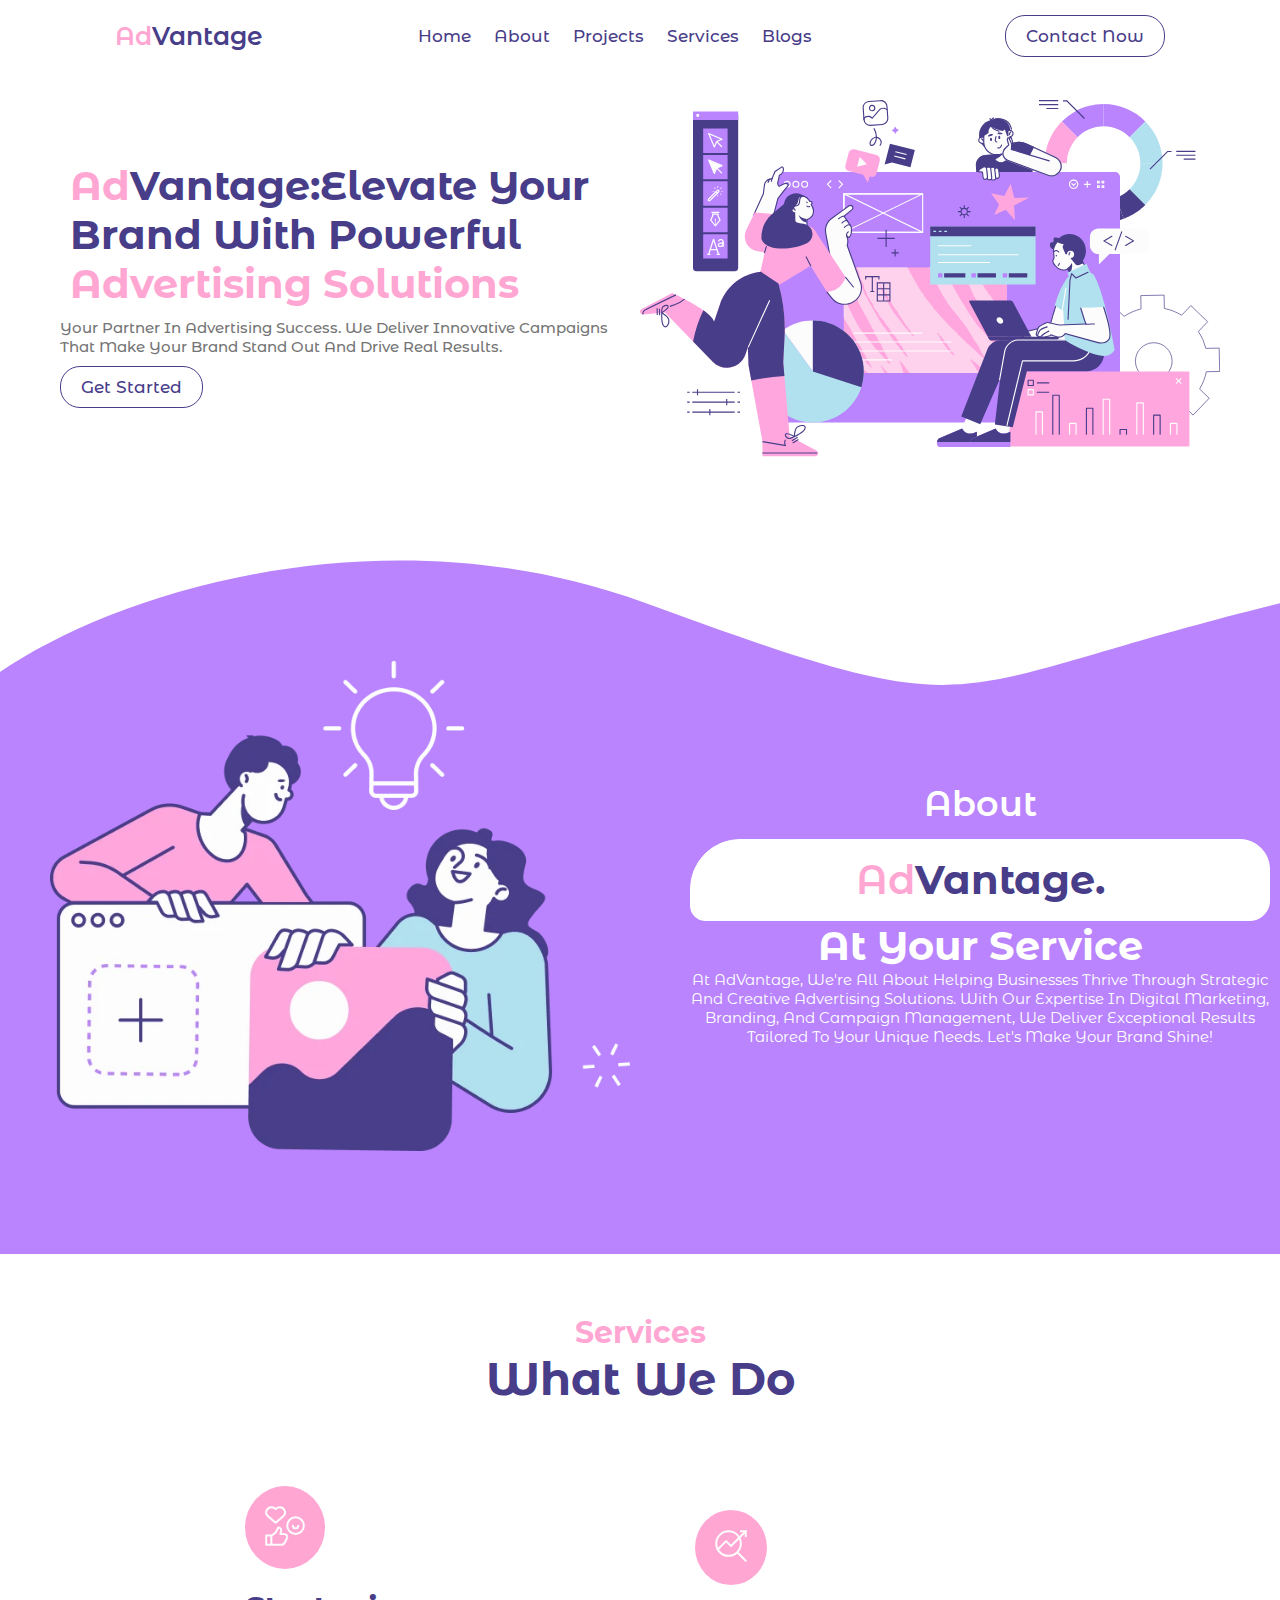
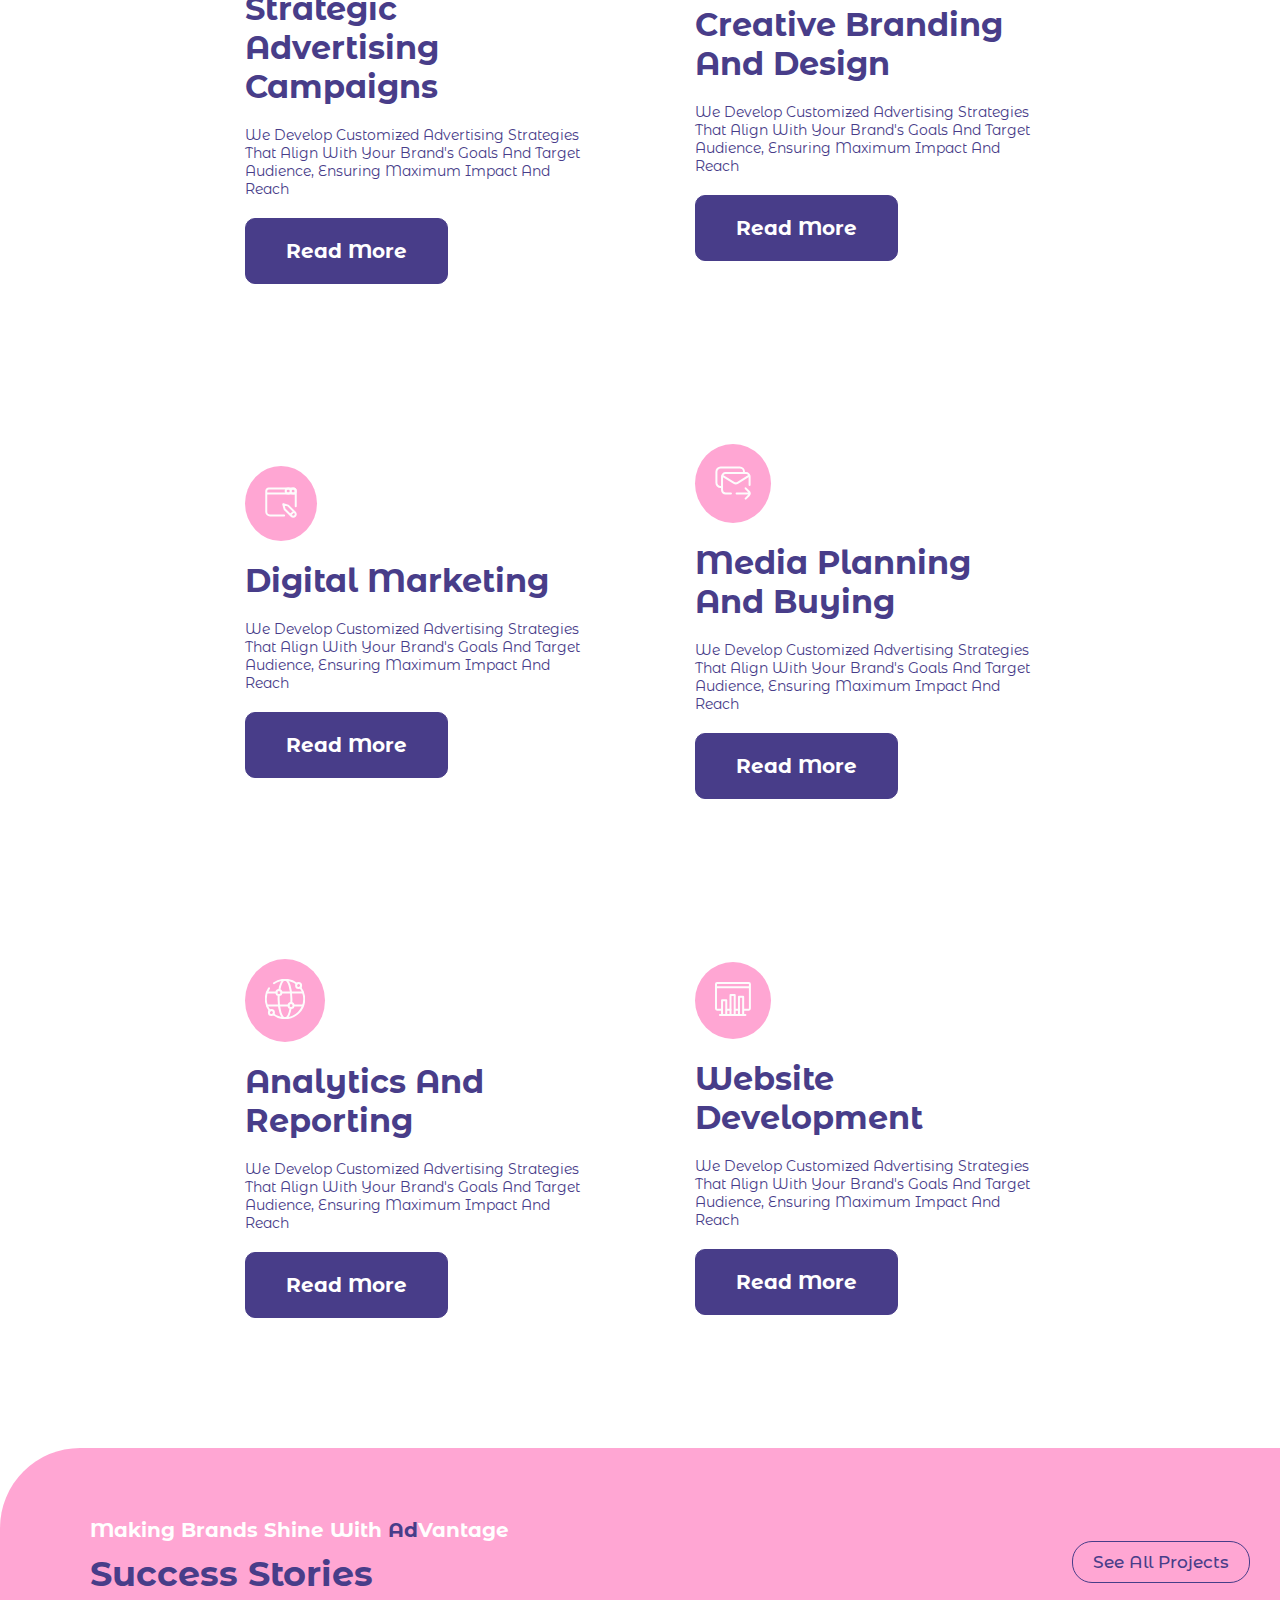
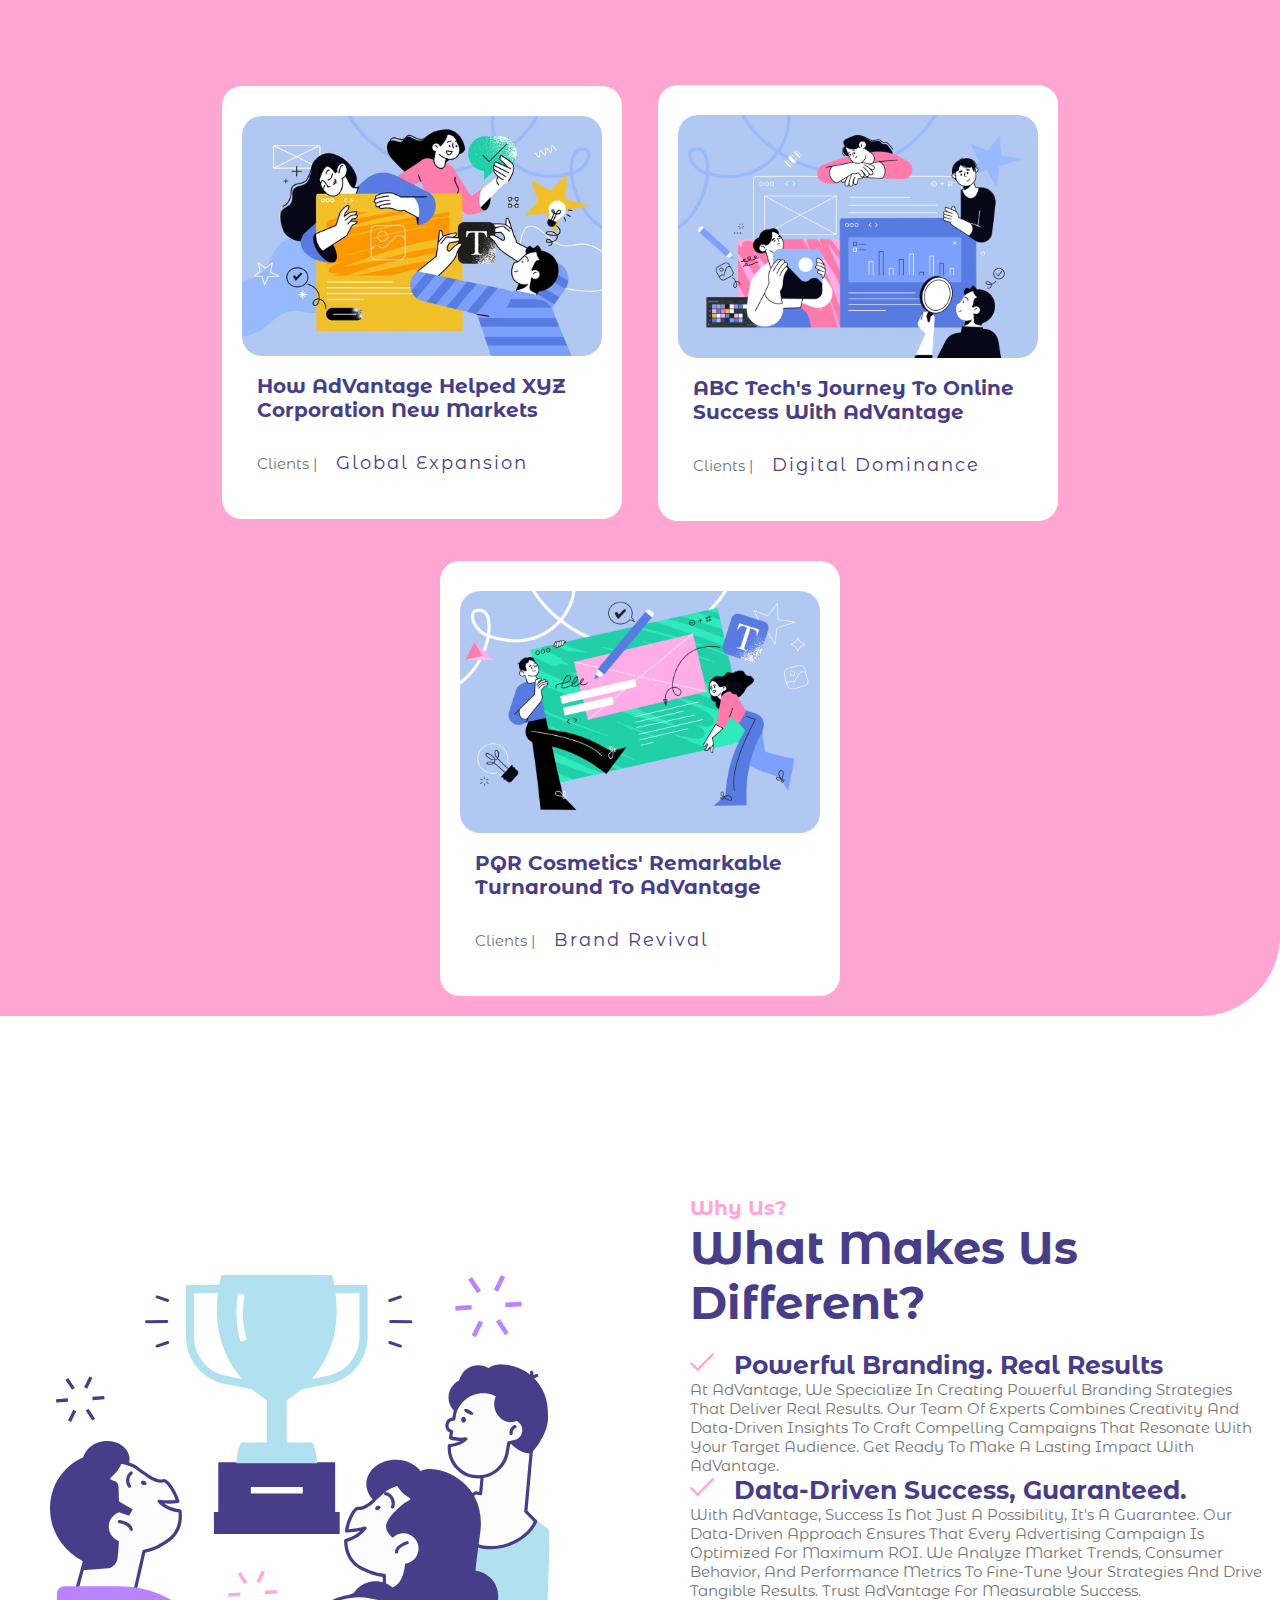
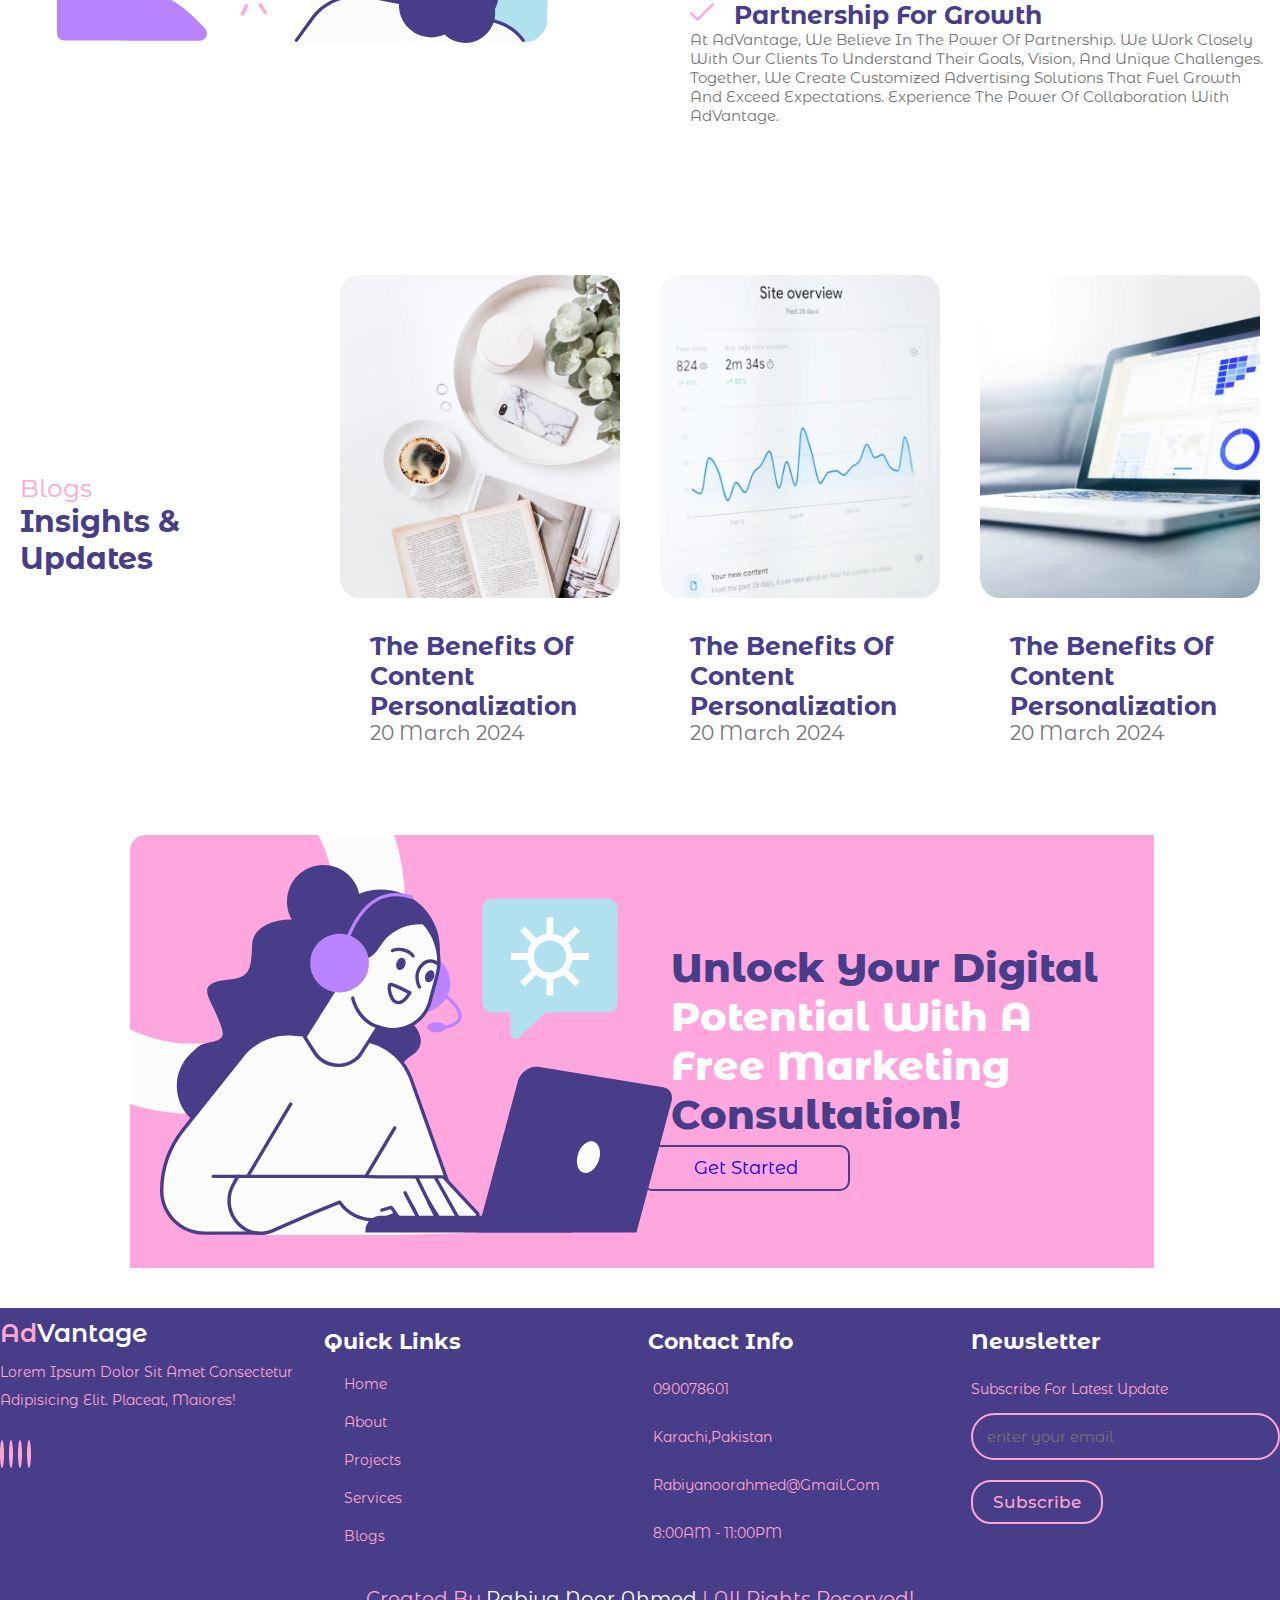
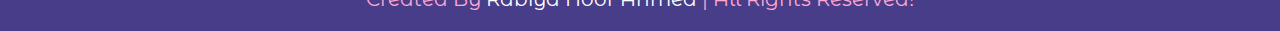
<file: index.html>
<!DOCTYPE html>
<html lang="en">

<head>
    <meta charset="UTF-8">
    <meta name="viewport" content="width=device-width, initial-scale=1.0">
    <link rel="icon" href="./images/pngwing.com.png" type="icon">
    <title>AdVantage Agency</title>
    <!-- CSS FILE -->
    <link rel="stylesheet" href="./style.css">
    <link rel="stylesheet" href="./responsive.css">
    <link rel="stylesheet" href="https://cdnjs.cloudflare.com/ajax/libs/font-awesome/6.5.1/css/all.min.css"
        integrity="sha512-DTOQO9RWCH3ppGqcWaEA1BIZOC6xxalwEsw9c2QQeAIftl+Vegovlnee1c9QX4TctnWMn13TZye+giMm8e2LwA=="
        crossorigin="anonymous" referrerpolicy="no-referrer" />
</head>

<body>
    <!--=======Header Section Start========-->
    <header class="header">
        <div id="menu-btn" class="fas fa-bars"></div>
        <a href="#" class="logo"><span>Ad</span>Vantage</a>
        <nav class="navbar">
            <a href="#home">home</a>
            <a href="./pages/about.html">about</a>
            <a href="./pages/projects.html">projects</a>
            <a href="./pages/services.html">services</a>
            <a href="./pages/blog.html">blogs</a>

        </nav>
        <a href="./pages/contact.html" class="btn">contact now</a>
    </header>
    <!--=======Header Section End========-->
    <!--======Home Section Start======== -->
    <section class="home" id="home">
        <div class="container">
            <div class="content">
                <h1><span>Ad</span>Vantage:Elevate Your Brand with Powerful <span>Advertising Solutions</span></h1>
                <p>Your partner in advertising success. We deliver innovative campaigns that make your brand stand out
                    and
                    drive real results.</p>
                <a href="#" class="btn">Get Started</a>
            </div>
            <div class="home-img">
                <img src="./images/banner.svg" alt="">
            </div>
        </div>
    </section>
    <!--======Home Section End======== -->
    <!--======About Section Start======== -->
    <section class="about" id="about">

        <div class="about-container">
            <div class="about-img">
                <img src="./images/about.png" alt="">
            </div>
            <div class="about-content">
                <span>About</span>
                <h1><span>Ad</span>Vantage.</h1>
                <h2>at Your Service</h2>
                <p>At AdVantage, we're all about helping businesses thrive through strategic and creative advertising
                    solutions. With our expertise in digital marketing, branding, and campaign management, we deliver
                    exceptional results tailored to your unique needs. Let's make your brand shine!</p>
            </div>
        </div>

    </section>
    <!--======About Section End======== -->
    <!--======Services Section Start======== -->
    <section class="services" id="services">
        <div class="heading">
            <span>Services</span>
            <h1>What We Do</h1>
        </div>
        <div class="boxes">
            <div class="box">
                <div class="boximg">
                    <img src="./images/s1.svg" alt="">
                </div>
                <div class="boxtext">
                    <h3>Strategic Advertising Campaigns</h3>
                    <p>We develop customized advertising strategies that align with your brand's goals and target
                        audience, ensuring maximum impact and reach</p>
                </div>
                <div class="boxbtn">
                    <a href="#">Read More</a>
                </div>
            </div>
            <div class="box">
                <div class="boximg">
                    <img src="./images/s2.svg" alt="">
                </div>
                <div class="boxtext">
                    <h3>Creative Branding and Design</h3>
                    <p>We develop customized advertising strategies that align with your brand's goals and target
                        audience, ensuring maximum impact and reach</p>
                </div>
                <div class="boxbtn">
                    <a href="#">Read More</a>
                </div>
            </div>
            <div class="box">
                <div class="boximg">
                    <img src="./images/s3.svg" alt="">
                </div>
                <div class="boxtext">
                    <h3>Digital Marketing</h3>
                    <p>We develop customized advertising strategies that align with your brand's goals and target
                        audience, ensuring maximum impact and reach</p>
                </div>
                <div class="boxbtn">
                    <a href="#">Read More</a>
                </div>
            </div>
            <div class="box">
                <div class="boximg">
                    <img src="./images/s4.svg" alt="">
                </div>
                <div class="boxtext">
                    <h3>Media Planning and Buying</h3>
                    <p>We develop customized advertising strategies that align with your brand's goals and target
                        audience, ensuring maximum impact and reach</p>
                </div>
                <div class="boxbtn">
                    <a href="#">Read More</a>
                </div>
            </div>
            <div class="box">
                <div class="boximg">
                    <img src="./images/s5.svg" alt="">
                </div>
                <div class="boxtext">
                    <h3> Analytics and Reporting</h3>
                    <p>We develop customized advertising strategies that align with your brand's goals and target
                        audience, ensuring maximum impact and reach</p>
                </div>
                <div class="boxbtn">
                    <a href="#">Read More</a>
                </div>
            </div>
            <div class="box">
                <div class="boximg">
                    <img src="./images/s6.svg" alt="">
                </div>
                <div class="boxtext">
                    <h3>Website Development</h3>
                    <p>We develop customized advertising strategies that align with your brand's goals and target
                        audience, ensuring maximum impact and reach</p>
                </div>
                <div class="boxbtn">
                    <a href="#">Read More</a>
                </div>
            </div>
        </div>
    </section>
    <!--======Services Section End======== -->
    <!--======Success Section Start======== -->
    <section class="success" id="projects">
        <div class="success-head">
            <div class="success-text">
                <p>Making Brands Shine with <span>Ad</span>Vantage</p>
                <h3>Success Stories</h3>
            </div>
            <div class="link">
                <a href="" class="btn">See All Projects</a>
            </div>
        </div>
        <div class="success-boxes">
            <div class="success-box">
                <div class="success-img">
                    <img src="./images/sucess1.webp" alt="">
                </div>
                <div class="s-text">
                    <h2> How AdVantage Helped XYZ Corporation New Markets</h2>
                    <p>Clients | <a href="">Global Expansion</a></p>
                </div>

            </div>
            <div class="success-box">
                <div class="success-img">
                    <img src="./images/sucess2.svg" alt="">
                </div>
                <div class="s-text">
                    <h2>ABC Tech's Journey to Online Success with AdVantage</h2>
                    <p>Clients | <a href="">Digital Dominance</a></p>
                </div>

            </div>
            <div class="success-box">
                <div class="success-img">
                    <img src="./images/sucess3.svg" alt="">
                </div>
                <div class="s-text">
                    <h2>PQR Cosmetics' Remarkable Turnaround to AdVantage</h2>
                    <p>Clients | <a href="">Brand Revival</a></p>
                </div>

            </div>
        </div>
    </section>
    <!--======Success Section End======== -->
    <!--======Why Choose US Section Start======== -->
    <section class="WCU">
        <div class="wcs-container">
            <div class="wcs-img">
                <img src="./images/why.svg" alt="">
            </div>
            <div class="wcs-text">
                <span>Why Us?</span>
                <h1>What makes us different?</h1>

                <h3><img src="./images/why2.svg" alt="">Powerful Branding. Real Results</h3>
                <p>At adVantage, we specialize in creating powerful branding strategies that deliver real results. Our
                    team of experts combines creativity and data-driven insights to craft compelling campaigns that
                    resonate with your target audience. Get ready to make a lasting impact with adVantage.</p>
                <h3><img src="./images/why2.svg" alt="">Data-Driven Success, Guaranteed.</h3>
                <p>With adVantage, success is not just a possibility, it's a guarantee. Our data-driven approach ensures
                    that every advertising campaign is optimized for maximum ROI. We analyze market trends, consumer
                    behavior, and performance metrics to fine-tune your strategies and drive tangible results. Trust
                    adVantage for measurable success.</p>
                <h3><img src="./images/why2.svg" alt="">Partnership for Growth</h3>
                <p>At adVantage, we believe in the power of partnership. We work closely with our clients to understand
                    their goals, vision, and unique challenges. Together, we create customized advertising solutions
                    that fuel growth and exceed expectations. Experience the power of collaboration with adVantage.</p>
            </div>
        </div>
    </section>
    <!--======Why Choose US Section Start======== -->
    <!--======Blog Section Start======== -->
    <section class="blog" id="blog">
        <div class="blog-container">
            <div class="blog-head">
                <span>Blogs</span>
                <h1>Insights & Updates</h1>
            </div>
            <div class="blog-content">
                <div class="blog-img">
                    <img src="./images/blog1.webp" alt="">

                </div>
                <div class="blog-text">
                    <h2>The Benefits of Content Personalization</h2>
                    <p>20 March 2024</p>
                </div>
            </div>
            <div class="blog-content">
                <div class="blog-img">
                    <img src="./images/blog2.webp" alt="">

                </div>
                <div class="blog-text">
                    <h2>The Benefits of Content Personalization</h2>
                    <p>20 March 2024</p>
                </div>
            </div>
            <div class="blog-content">
                <div class="blog-img">
                    <img src="./images/blog3.webp" alt="">


                </div>
                <div class="blog-text">
                    <h2>The Benefits of Content Personalization</h2>
                    <p>20 March 2024</p>
                </div>
            </div>
        </div>
    </section>
    <!--======Blog Section End======== -->
    <!--======Contact Section Start======== -->
    <section class="contact">
        <div class="contact-container">
            <div class="contact-img">
                <img src="./images/fcontact.svg" alt="">
            </div>
            <div class="contact-content">
                <h1><span>Unlock Your Digital </span>Potential with a Free Marketing <span>Consultation!</span></h1>
                <a href="./pages/contact.html">Get Started</a>
            </div>
        </div>
    </section>
    <!--======Contact Section End======== -->
 <!--=======Footer Section Start========-->
 <section class="footer">
    <div class="bx-container">
        <div class="bx">
            <a href="#" class="logo"><span>Ad</span>Vantage</a>
            <p>Lorem ipsum dolor sit amet consectetur adipisicing elit. Placeat, maiores!</p>
            <div class="share">
                <a href=""><i class="fa-brands fa-facebook"></i></a>
                <a href=""><i class="fa-brands fa-twitter"></i></a>
                <a href=""><i class="fa-brands fa-instagram"></i></a>
                <a href=""><i class="fa-brands fa-linkedin"></i></a>
            </div>
        </div>
        <div class="bx">
            <h3>Quick Links</h3>
            <a href="#home" class="links"><i class="fas fa-arrow-right"></i>home</a>
            <a href="#about" class="links"><i class="fas fa-arrow-right"></i>about</a>
            <a href="#projects" class="links"><i class="fas fa-arrow-right"></i>projects</a>
            <a href="#services" class="links"><i class="fas fa-arrow-right"></i>services</a>
            <a href="#blog" class="links"><i class="fas fa-arrow-right"></i>blogs</a>

        </div>
        <div class="bx">
            <h3>Contact info</h3>
            <p><i class="fas fa-phone"></i>090078601</p>
            <p><i class="fas fa-map"></i>Karachi,Pakistan</p>
            <p><i class="fa-solid fa-envelope"></i>rabiyanoorahmed@gmail.com</p>
            <p><i class="fas fa-clock"></i>8:00AM - 11:00PM</p>
        </div>
        <div class="bx">
            <h3>newsletter</h3>
            <p>subscribe for latest update</p>
            <form action="#">
                <input type="email" placeholder="enter your email" class="email">
                <input type="submit" value="subscribe" class="btn">
            </form>
        </div>
    </div>
</section>
<div class="credit">created by <span>Rabiya Noor Ahmed</span> | all rights reserved!</div>


<!--=======Footer Section End========-->









    <script>
        let navbar = document.querySelector(".header .navbar");
        document.querySelector("#menu-btn").onclick = () => {
            navbar.classList.toggle("active")
        };
    </script>
</body>

</html>
</file>
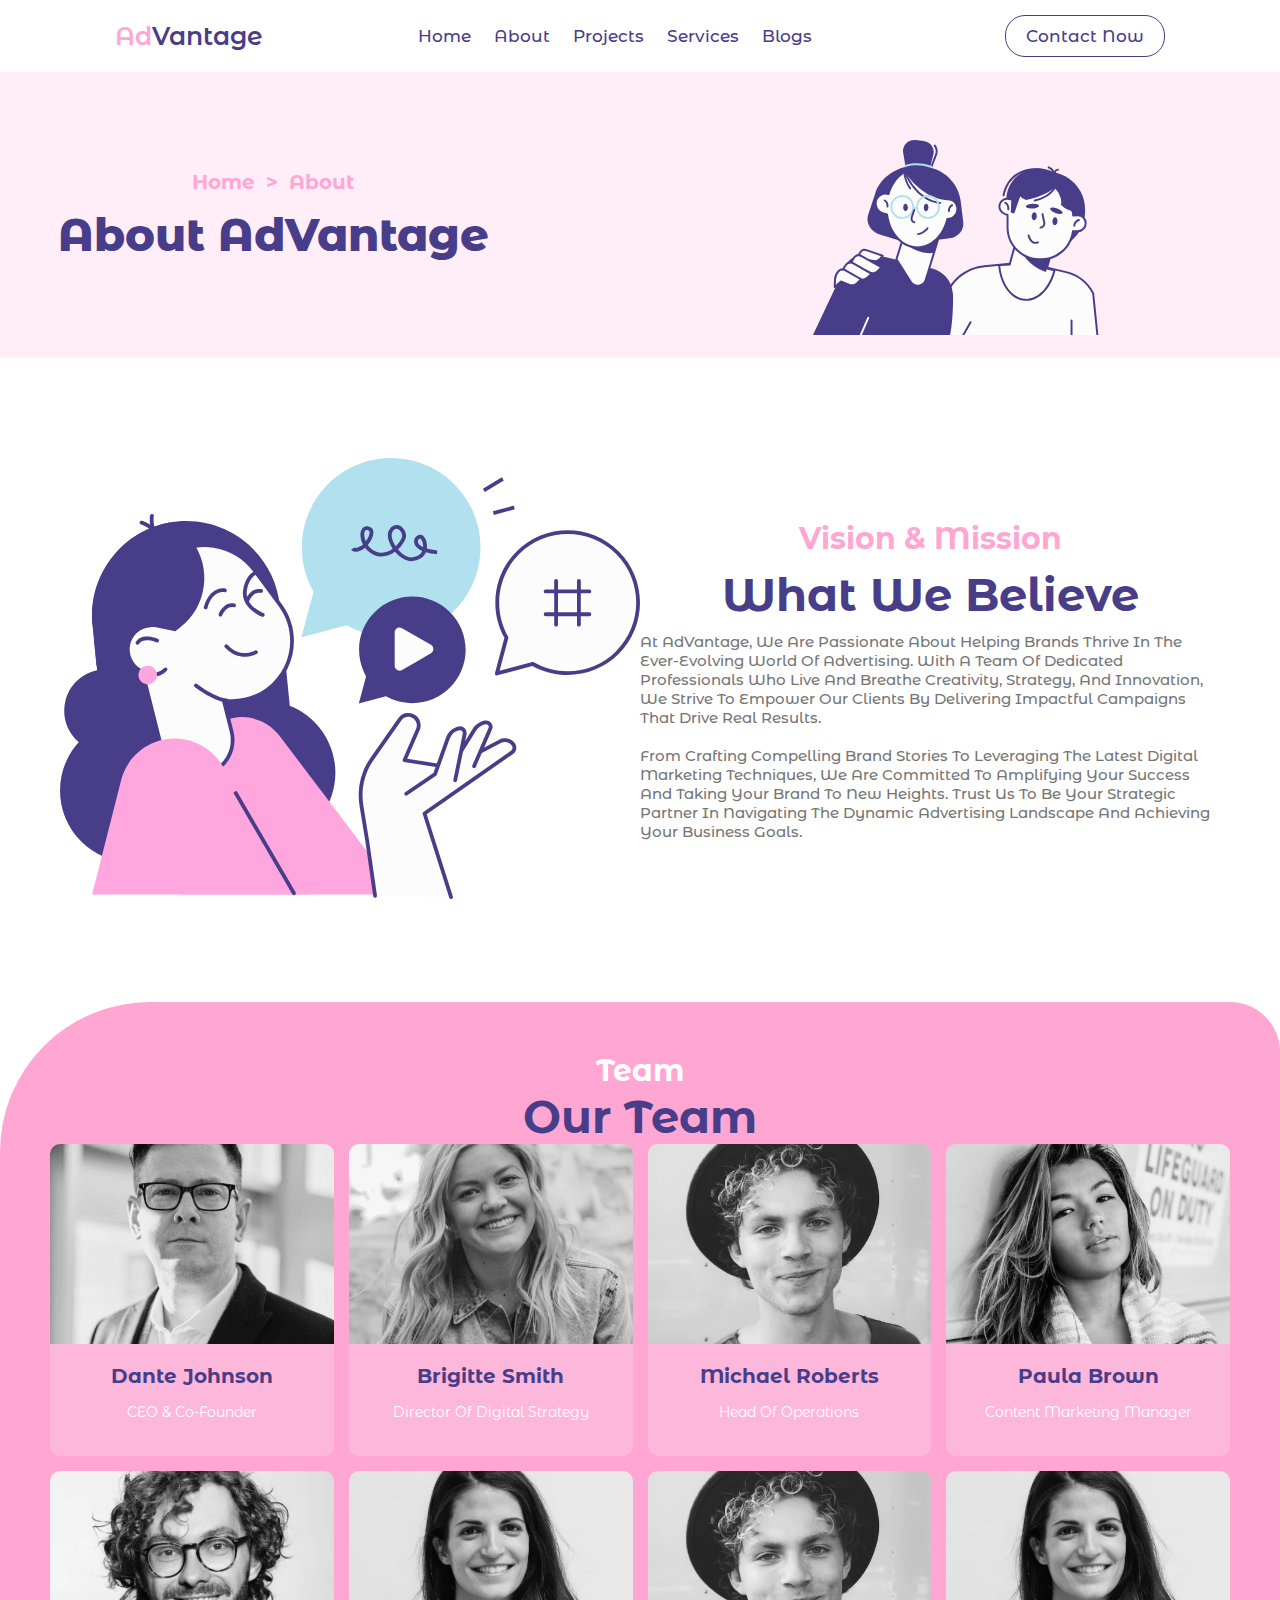
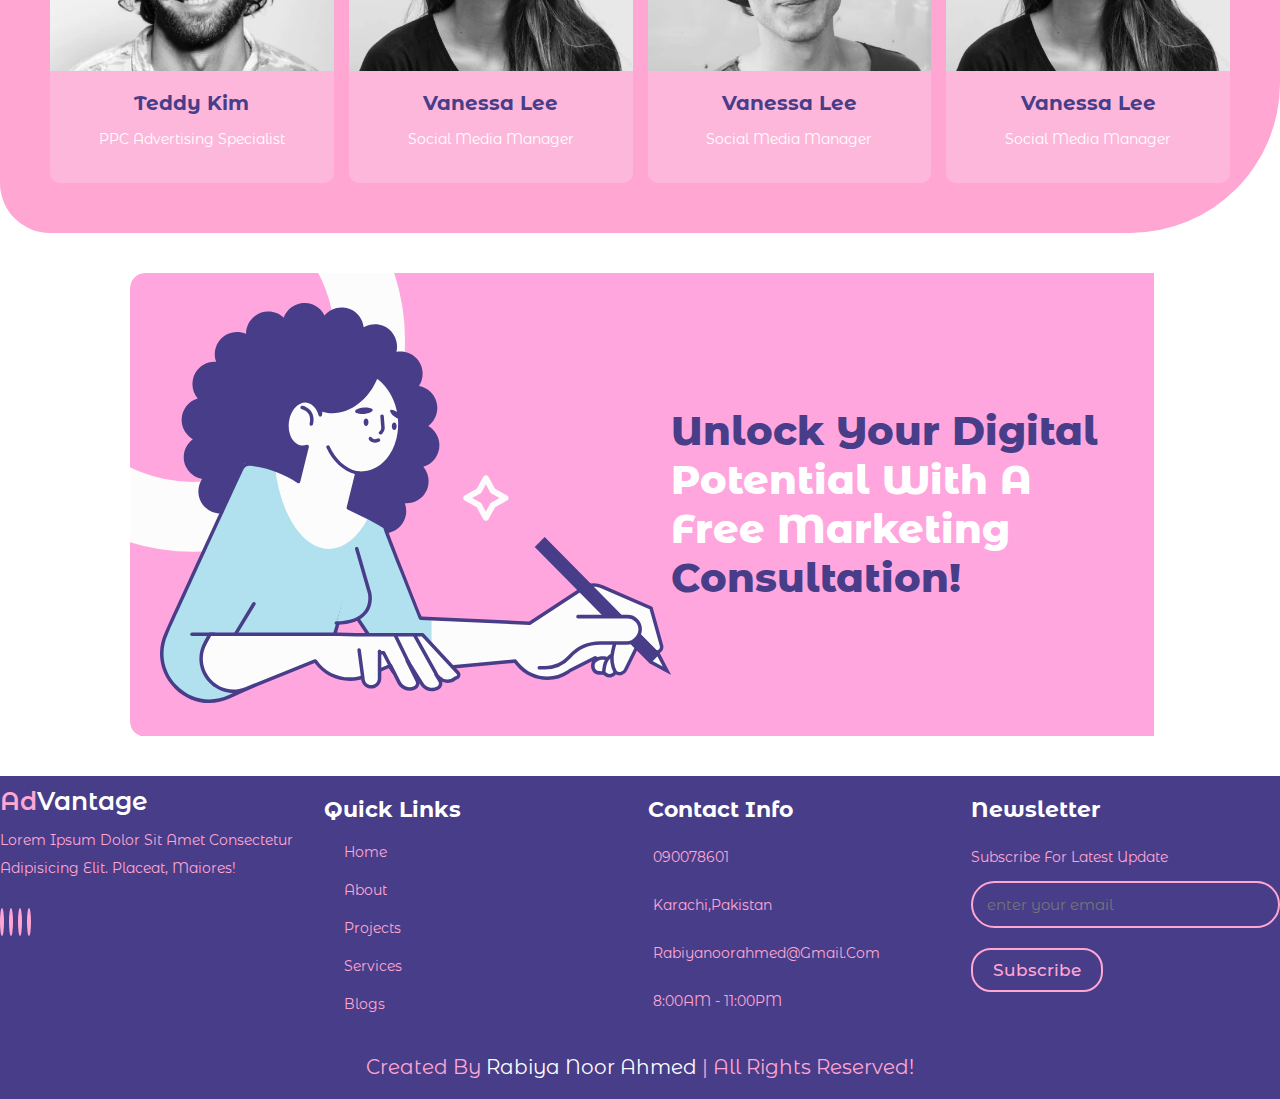
<file: pages/about.html>
<!DOCTYPE html>
<html lang="en">

<head>
    <meta charset="UTF-8">
    <meta name="viewport" content="width=device-width, initial-scale=1.0">
    <link rel="icon" href="../images/pngwing.com.png" type="icon">
    <title>About</title>
    <link rel="stylesheet" href="../style.css">
    <link rel="stylesheet" href="../responsive.css">
    <link rel="stylesheet" href="./pages.css">
    <link rel="stylesheet" href="https://cdnjs.cloudflare.com/ajax/libs/font-awesome/6.5.1/css/all.min.css"
        integrity="sha512-DTOQO9RWCH3ppGqcWaEA1BIZOC6xxalwEsw9c2QQeAIftl+Vegovlnee1c9QX4TctnWMn13TZye+giMm8e2LwA=="
        crossorigin="anonymous" referrerpolicy="no-referrer" />
</head>

<body>
    <!--=======Header Section Start========-->
    <header class="header">
        <div id="menu-btn" class="fas fa-bars"></div>
        <a href="#" class="logo"><span>Ad</span>Vantage</a>
        <nav class="navbar">
            <a href="../index.html">home</a>
            <a href="#about">about</a>
            <a href="./projects.html">projects</a>
            <a href="./services.html">services</a>
            <a href="./blog.html">blogs</a>

        </nav>
        <a href="./contact.html" class="btn">contact now</a>
    </header>
    <!--=======Header Section End========-->
    <!--=======Bannner Section Start========-->

    <section class="project_banner" style="background-color:#ffa6de33 ;">
        <div class="pro_content">
            <h4 class="home_pro">Home > About</h4>
            <h1 class="pro_success">About AdVantage</h1>
        </div>
        <div class="project_img">
            <img src="../images/ab1.svg" alt="">
        </div>
    </section>
    <!--=======Bannner Section End========-->
    <!--======Home Section Start======== -->
    <section class="home" id="home">
        <div class="container">
            <div class="home-img">
                <img src="../images/ab2.svg" alt="">
            </div>
            <div class="content">
                <div class="heading">
                    <span>Vision & Mission</span>
                    <h1>What We believe</h1>
                </div>
                <p>At adVantage, we are passionate about helping brands thrive in the ever-evolving world of
                    advertising. With a team of dedicated professionals who live and breathe creativity, strategy, and
                    innovation, we strive to empower our clients by delivering impactful campaigns that drive real
                    results. <br> <br> From crafting compelling brand stories to leveraging the latest digital marketing
                    techniques, we are committed to amplifying your success and taking your brand to new heights. Trust
                    us to be your strategic partner in navigating the dynamic advertising landscape and achieving your
                    business goals.</p>
        
            </div>

        </div>
    </section>
    <!--======Home Section End======== -->
     <!--=======Destination Section Start========-->
     <section class="destination" id="destination">
        <div class="heading">
            <span style="color: var(--white);">Team</span>
            <h1>Our Team</h1>
        </div>
        <div class="d-container">
            <div class="dbox" >
                <div class="image">
                    <img src="../images/ab3.png" alt="">
                </div>
                <div class="d-box">
                    <h3>Dante Johnson</h3>
                    <p>CEO & Co-Founder</p>
                </div>
            </div>
            <div class="dbox">
                <div class="image">
                    <img src="../images/ab4.webp" alt="">
                </div>
                <div class="d-box">
                    <h3>Brigitte Smith</h3>
                    <p>Director of Digital Strategy</p>
                </div>
            </div>
            <div class="dbox">
                <div class="image">
                    <img src="../images/ab5.webp" alt="">
                </div>
                <div class="d-box">
                    <h3>Michael Roberts</h3>
                    <p>Head of Operations</p>
                </div>
            </div>
        <div class="dbox">
                <div class="image">
                    <img src="../images/ab6.webp" alt="">
                </div>
                <div class="d-box">
                    <h3>Paula Brown</h3>
                    <p>Content Marketing Manager</p>
                </div>
            </div>
            <div class="dbox">
                <div class="image">
                    <img src="../images/ab7.webp" alt="">
                </div>
                <div class="d-box">
                    <h3>Teddy Kim</h3>
                    <p>PPC Advertising Specialist</p>
                </div>
            </div>
            <div class="dbox">
                <div class="image">
                    <img src="../images/ab8.webp" alt="">
                </div>
                <div class="d-box">
                    <h3>Vanessa Lee</h3>
                    <p>Social Media Manager</p>

                </div>
            </div>
            <div class="dbox">
                <div class="image">
                    <img src="../images/ab5.webp" alt="">
                </div>
                <div class="d-box">
                    <h3>Vanessa Lee</h3>
                    <p>Social Media Manager</p>
                </div>
            </div>
            <div class="dbox">
                <div class="image">
                    <img src="../images/ab8.webp" alt="">
                </div>
                <div class="d-box">
                    <h3>Vanessa Lee</h3>
                    <p>Social Media Manager</p>
                </div>
            </div>
        </div>
    </section>
    <!--=======Destination Section End========-->
     <!--======Contact Section Start======== -->
     <section class="contact">
        <div class="contact-container">
            <div class="contact-img">
                <img src="../images/ab9.svg" alt="">
            </div>
            <div class="contact-content">
                <h1><span>Unlock Your Digital </span>Potential with a Free Marketing <span>Consultation!</span></h1>

            </div>
        </div>
    </section>
    <!--======Contact Section End======== -->
     <!--=======Footer Section Start========-->
 <section class="footer">
    <div class="bx-container">
        <div class="bx">
            <a href="#" class="logo"><span>Ad</span>Vantage</a>
            <p>Lorem ipsum dolor sit amet consectetur adipisicing elit. Placeat, maiores!</p>
            <div class="share">
                <a href=""><i class="fa-brands fa-facebook"></i></a>
                <a href=""><i class="fa-brands fa-twitter"></i></a>
                <a href=""><i class="fa-brands fa-instagram"></i></a>
                <a href=""><i class="fa-brands fa-linkedin"></i></a>
            </div>
        </div>
        <div class="bx">
            <h3>Quick Links</h3>
            <a href="#home" class="links"><i class="fas fa-arrow-right"></i>home</a>
            <a href="#about" class="links"><i class="fas fa-arrow-right"></i>about</a>
            <a href="#destination" class="links"><i class="fas fa-arrow-right"></i>projects</a>
            <a href="#services" class="links"><i class="fas fa-arrow-right"></i>services</a>
            <a href="#gallery" class="links"><i class="fas fa-arrow-right"></i>blogs</a>

        </div>
        <div class="bx">
            <h3>Contact info</h3>
            <p><i class="fas fa-phone"></i>090078601</p>
            <p><i class="fas fa-map"></i>Karachi,Pakistan</p>
            <p><i class="fa-solid fa-envelope"></i>rabiyanoorahmed@gmail.com</p>
            <p><i class="fas fa-clock"></i>8:00AM - 11:00PM</p>
        </div>
        <div class="bx">
            <h3>newsletter</h3>
            <p>subscribe for latest update</p>
            <form action="#">
                <input type="email" placeholder="enter your email" class="email">
                <input type="submit" value="subscribe" class="btn">
            </form>
        </div>
    </div>
</section>
<div class="credit">created by <span>Rabiya Noor Ahmed</span> | all rights reserved!</div>


<!--=======Footer Section End========-->

<script>
    let navbar = document.querySelector(".header .navbar");
    document.querySelector("#menu-btn").onclick = () => {
        navbar.classList.toggle("active")
    };
</script>
</body>

</html>
</file>
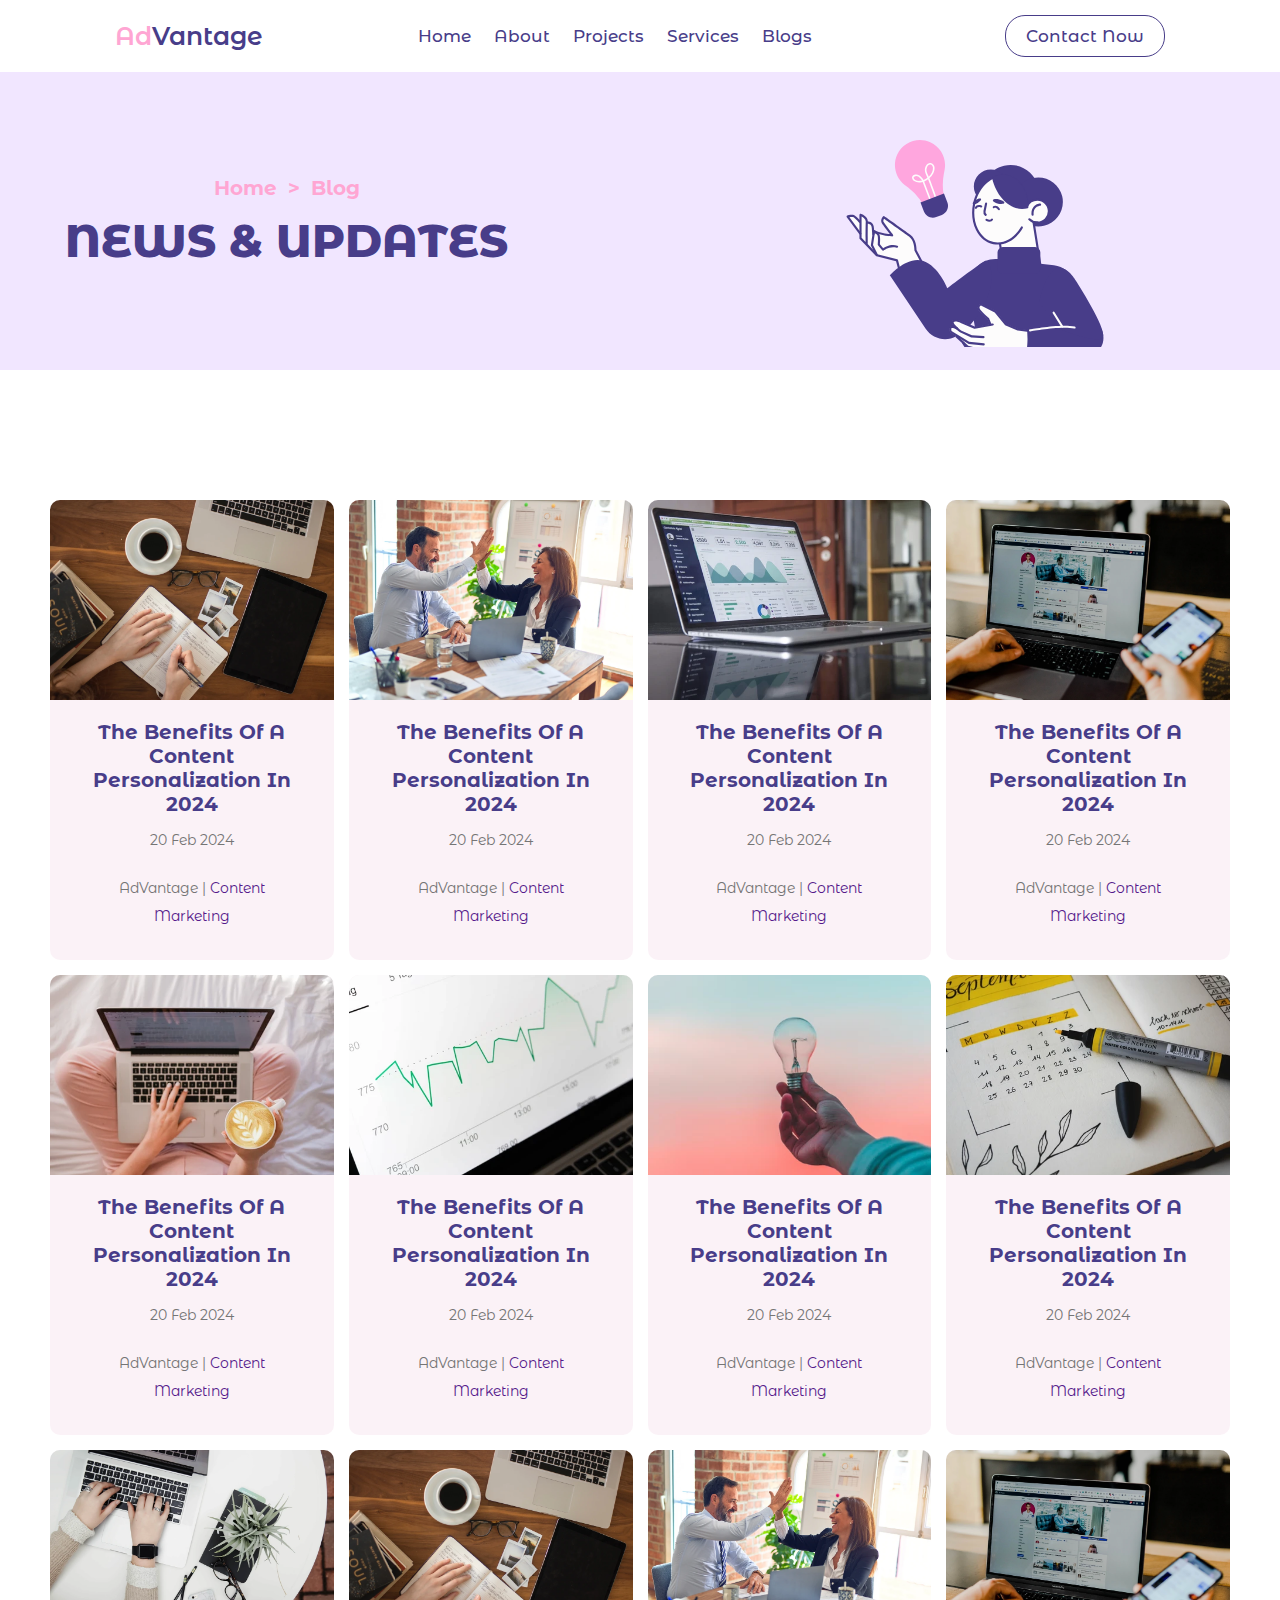
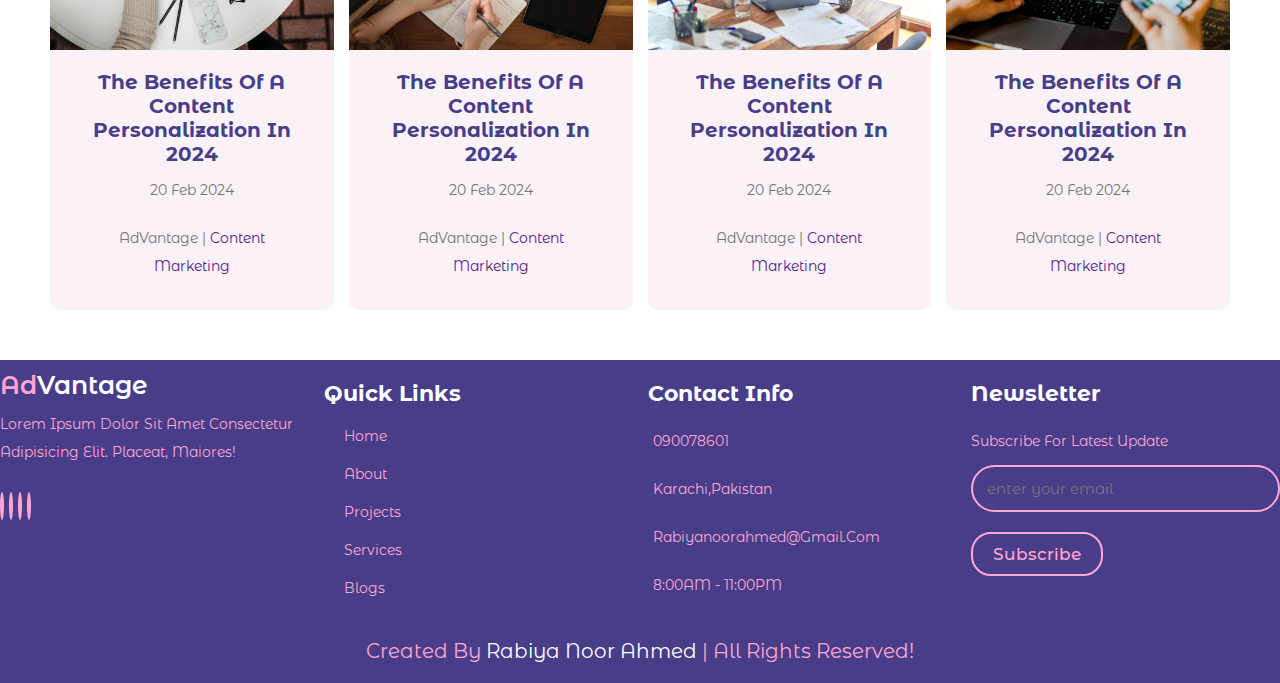
<file: pages/blog.html>
<!DOCTYPE html>
<html lang="en">
<head>
    <meta charset="UTF-8">
    <meta name="viewport" content="width=device-width, initial-scale=1.0">
    <link rel="icon" href="../images/pngwing.com.png" type="icon">
    <title>Blogs</title>
    <link rel="stylesheet" href="../style.css">
    <link rel="stylesheet" href="../responsive.css">
    <link rel="stylesheet" href="./pages.css">
    <link rel="stylesheet" href="https://cdnjs.cloudflare.com/ajax/libs/font-awesome/6.5.1/css/all.min.css"
        integrity="sha512-DTOQO9RWCH3ppGqcWaEA1BIZOC6xxalwEsw9c2QQeAIftl+Vegovlnee1c9QX4TctnWMn13TZye+giMm8e2LwA=="
        crossorigin="anonymous" referrerpolicy="no-referrer" />
</head>
<body>
    <!--=======Header Section Start========-->
    <header class="header">
        <div id="menu-btn" class="fas fa-bars"></div>
        <a href="#" class="logo"><span>Ad</span>Vantage</a>
        <nav class="navbar">
            <a href="../index.html">home</a>
            <a href="./about.html">about</a>
            <a href="./projects.html">projects</a>
            <a href="./services.html">services</a>
            <a href="#blog">blogs</a>

        </nav>
        <a href="./contact.html" class="btn">contact now</a>
    </header>
    <!--=======Header Section End========-->
    <!--=======Bannner Section Start========-->

    <section class="project_banner">
        <div class="pro_content">
            <h4 class="home_pro">Home > Blog</h4>
            <h1 class="pro_success">NEWS & UPDATES</h1>
        </div>
        <div class="project_img">
            <img src="../images/blg.svg" alt="">
        </div>
    </section>
    <!--=======Bannner Section End========-->
  <!--=======Blog Section Start========-->
  <section class="blog">
    <div class="blog-container">
        <div class="blog-box" >
            <div class="image">
                <img src="../images/blg1.webp" alt="">
            </div>
            <div class="b-box">
                <h3>The Benefits of A Content Personalization in 2024</h3>
                <p>20 feb 2024</p>
                <p>AdVantage | <a href="">Content Marketing</a></p>
            </div>
        </div>
        <div class="blog-box">
            <div class="image">
                <img src="../images/blg2.webp" alt="">
            </div>
            <div class="b-box">
                <h3>The Benefits of A Content Personalization in 2024</h3>
                <p>20 feb 2024</p>
                <p>AdVantage | <a href="">Content Marketing</a></p>
            </div>
        </div>
        <div class="blog-box">
            <div class="image">
                <img src="../images/blg3.webp" alt="">
            </div>
            <div class="b-box">
                <h3>The Benefits of A Content Personalization in 2024</h3>
                <p>20 feb 2024</p>
                <p>AdVantage | <a href="">Content Marketing</a></p>
            </div>
        </div>
    <div class="blog-box">
            <div class="image">
                <img src="../images/blg4.webp" alt="">
            </div>
            <div class="b-box">
                <h3>The Benefits of A Content Personalization in 2024</h3>
                <p>20 feb 2024</p>
                <p>AdVantage | <a href="">Content Marketing</a></p>
            </div>
        </div>
        <div class="blog-box">
            <div class="image">
                <img src="../images/blg5.webp" alt="">
            </div>
            <div class="b-box">
                <h3>The Benefits of A Content Personalization in 2024</h3>
                <p>20 feb 2024</p>
                <p>AdVantage | <a href="">Content Marketing</a></p>
            </div>
        </div>
        <div class="blog-box">
            <div class="image">
                <img src="../images/blg6.webp" alt="">
            </div>
            <div class="b-box">
                <h3>The Benefits of A Content Personalization in 2024</h3>
                <p>20 feb 2024</p>
                <p>AdVantage | <a href="">Content Marketing</a></p>

            </div>
        </div>
        <div class="blog-box">
            <div class="image">
                <img src="../images/blg7.webp" alt="">
            </div>
            <div class="b-box">
                <h3>The Benefits of A Content Personalization in 2024</h3>
                <p>20 feb 2024</p>
                <p>AdVantage | <a href="">Content Marketing</a></p>
            </div>
        </div>
        <div class="blog-box">
            <div class="image">
                <img src="../images/blg8.webp" alt="">
            </div>
            <div class="b-box">
                <h3>The Benefits of A Content Personalization in 2024</h3>
                <p>20 feb 2024</p>
                <p>AdVantage | <a href="">Content Marketing</a></p>
            </div>
        </div>
        <div class="blog-box">
            <div class="image">
                <img src="../images/blg9.webp" alt="">
            </div>
            <div class="b-box">
                <h3>The Benefits of A Content Personalization in 2024</h3>
                <p>20 feb 2024</p>
                <p>AdVantage | <a href="">Content Marketing</a></p>
            </div>
        </div>
        <div class="blog-box">
            <div class="image">
                <img src="../images/blg1.webp" alt="">
            </div>
            <div class="b-box">
                <h3>The Benefits of A Content Personalization in 2024</h3>
                <p>20 feb 2024</p>
                <p>AdVantage | <a href="">Content Marketing</a></p>
            </div>
        </div>
        <div class="blog-box">
            <div class="image">
                <img src="../images/blg2.webp" alt="">
            </div>
            <div class="b-box">
                <h3>The Benefits of A Content Personalization in 2024</h3>
                <p>20 feb 2024</p>
                <p>AdVantage | <a href="">Content Marketing</a></p>
            </div>
        </div>
        <div class="blog-box">
            <div class="image">
                <img src="../images/blg4.webp" alt="">
            </div>
            <div class="b-box">
                <h3>The Benefits of A Content Personalization in 2024</h3>
                <p>20 feb 2024</p>
                <p>AdVantage | <a href="">Content Marketing</a></p>
            </div>
        </div>
    </div>
</section>
<!--=======Destination Section End========-->
    <!--=======Footer Section Start========-->
    <section class="footer">
        <div class="bx-container">
            <div class="bx">
                <a href="#" class="logo"><span>Ad</span>Vantage</a>
                <p>Lorem ipsum dolor sit amet consectetur adipisicing elit. Placeat, maiores!</p>
                <div class="share">
                    <a href=""><i class="fa-brands fa-facebook"></i></a>
                    <a href=""><i class="fa-brands fa-twitter"></i></a>
                    <a href=""><i class="fa-brands fa-instagram"></i></a>
                    <a href=""><i class="fa-brands fa-linkedin"></i></a>
                </div>
            </div>
            <div class="bx">
                <h3>Quick Links</h3>
                <a href="#home" class="links"><i class="fas fa-arrow-right"></i>home</a>
                <a href="#about" class="links"><i class="fas fa-arrow-right"></i>about</a>
                <a href="#destination" class="links"><i class="fas fa-arrow-right"></i>projects</a>
                <a href="#services" class="links"><i class="fas fa-arrow-right"></i>services</a>
                <a href="#gallery" class="links"><i class="fas fa-arrow-right"></i>blogs</a>
    
            </div>
            <div class="bx">
                <h3>Contact info</h3>
                <p><i class="fas fa-phone"></i>090078601</p>
                <p><i class="fas fa-map"></i>Karachi,Pakistan</p>
                <p><i class="fa-solid fa-envelope"></i>rabiyanoorahmed@gmail.com</p>
                <p><i class="fas fa-clock"></i>8:00AM - 11:00PM</p>
            </div>
            <div class="bx">
                <h3>newsletter</h3>
                <p>subscribe for latest update</p>
                <form action="#">
                    <input type="email" placeholder="enter your email" class="email">
                    <input type="submit" value="subscribe" class="btn">
                </form>
            </div>
        </div>
    </section>
    <div class="credit">created by <span>Rabiya Noor Ahmed</span> | all rights reserved!</div>
    
    
    <!--=======Footer Section End========-->









    <script>
        let navbar = document.querySelector(".header .navbar");
        document.querySelector("#menu-btn").onclick = () => {
            navbar.classList.toggle("active")
        };
    </script>
</body>
</html>
</file>
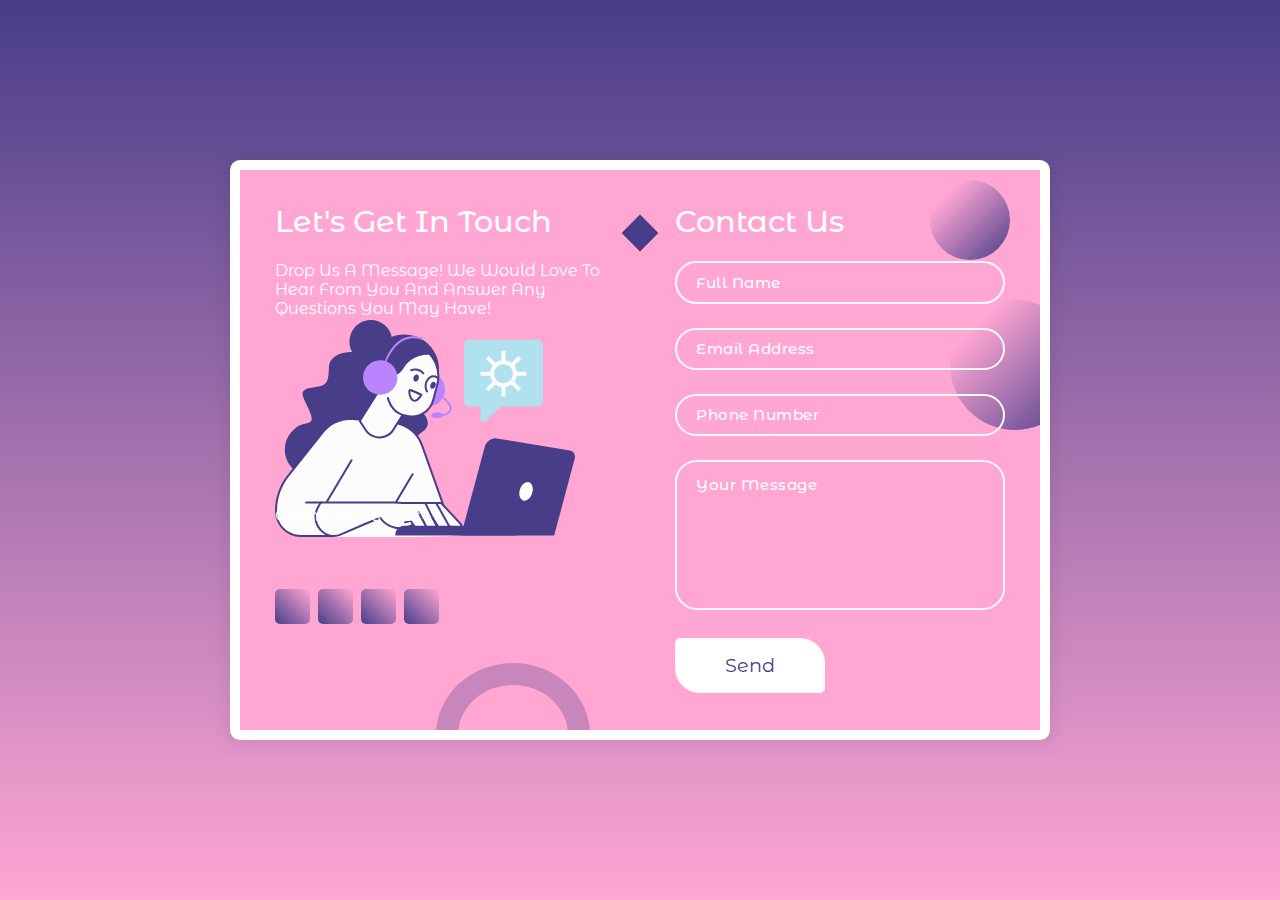
<file: pages/contact.html>
<!DOCTYPE html>
<html lang="en">

<head>
  <meta charset="UTF-8">
  <meta name="viewport" content="width=device-width, initial-scale=1.0">
  <link rel="icon" href="../images/pngwing.com.png" type="icon">
  <title>Contact Form</title>
  <link rel="stylesheet" href="./contact.css">
  <link rel="stylesheet" href="https://cdnjs.cloudflare.com/ajax/libs/font-awesome/6.5.1/css/all.min.css"
    integrity="sha512-DTOQO9RWCH3ppGqcWaEA1BIZOC6xxalwEsw9c2QQeAIftl+Vegovlnee1c9QX4TctnWMn13TZye+giMm8e2LwA=="
    crossorigin="anonymous" referrerpolicy="no-referrer" />
</head>

<body>
  <div class="container">
    <div class="form">
      <div class="contact-info">
        <h3 class="title">Let's get in touch</h3>
        <p class="text">
          Drop us a message! We would love to hear from you and answer any questions you may have!
        </p>

        <div class="info">
          <img src="../images/fcontact.svg" alt="">
        </div>

        <div class="social-media">
          <p>Connect with us :</p>
          <div class="social-icons">
            <a href="#">
              <i class="fab fa-facebook-f"></i>
            </a>
            <a href="#">
              <i class="fab fa-twitter"></i>
            </a>
            <a href="#">
              <i class="fab fa-instagram"></i>
            </a>
            <a href="#">
              <i class="fab fa-linkedin-in"></i>
            </a>
          </div>
        </div>
      </div>

      <div class="contact-form">
        <span class="circle one"></span>
        <span class="circle two"></span>

        <form action="#" id="form">
          <h3 class="title">Contact us</h3>
          <div class="input-container">
            <input type="text" name="name" class="input" id="fullname" autocomplete="off" placeholder="Full Name">
        
          </div>
          <div class="input-container">
            <input type="email" name="email" class="input" id="email" autocomplete="off" placeholder="Email Address">
    
          </div>
          <div class="input-container">
            <input type="number" name="phone" class="input" id="phonenum" autocomplete="off" placeholder="Phone Number">
          
          </div>
          <div class="input-container textarea">
            <textarea name="message" class="input" id="message" placeholder="Your Message"></textarea>
           
          </div>
          <input type="submit" value="Send" class="btn">
        </form>
      </div>
    </div>
  </div>


</body>

</html>
</file>
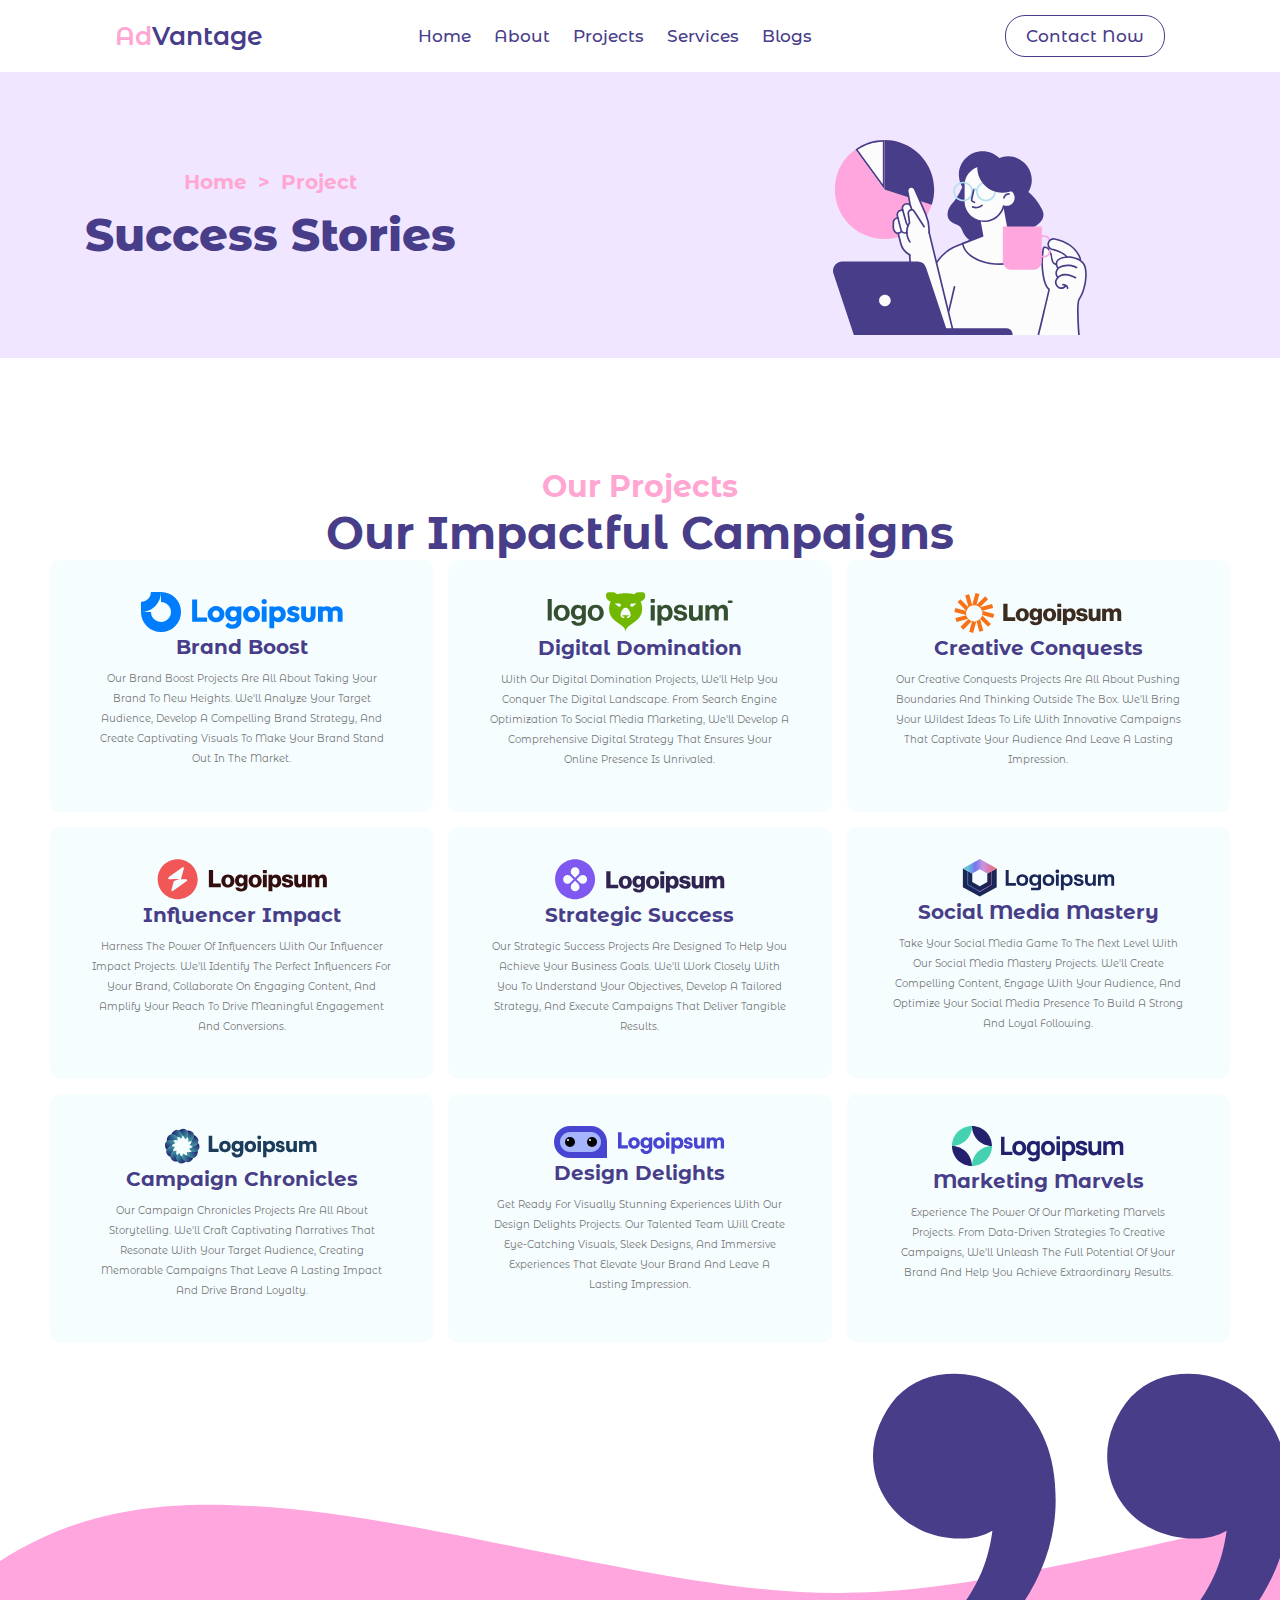
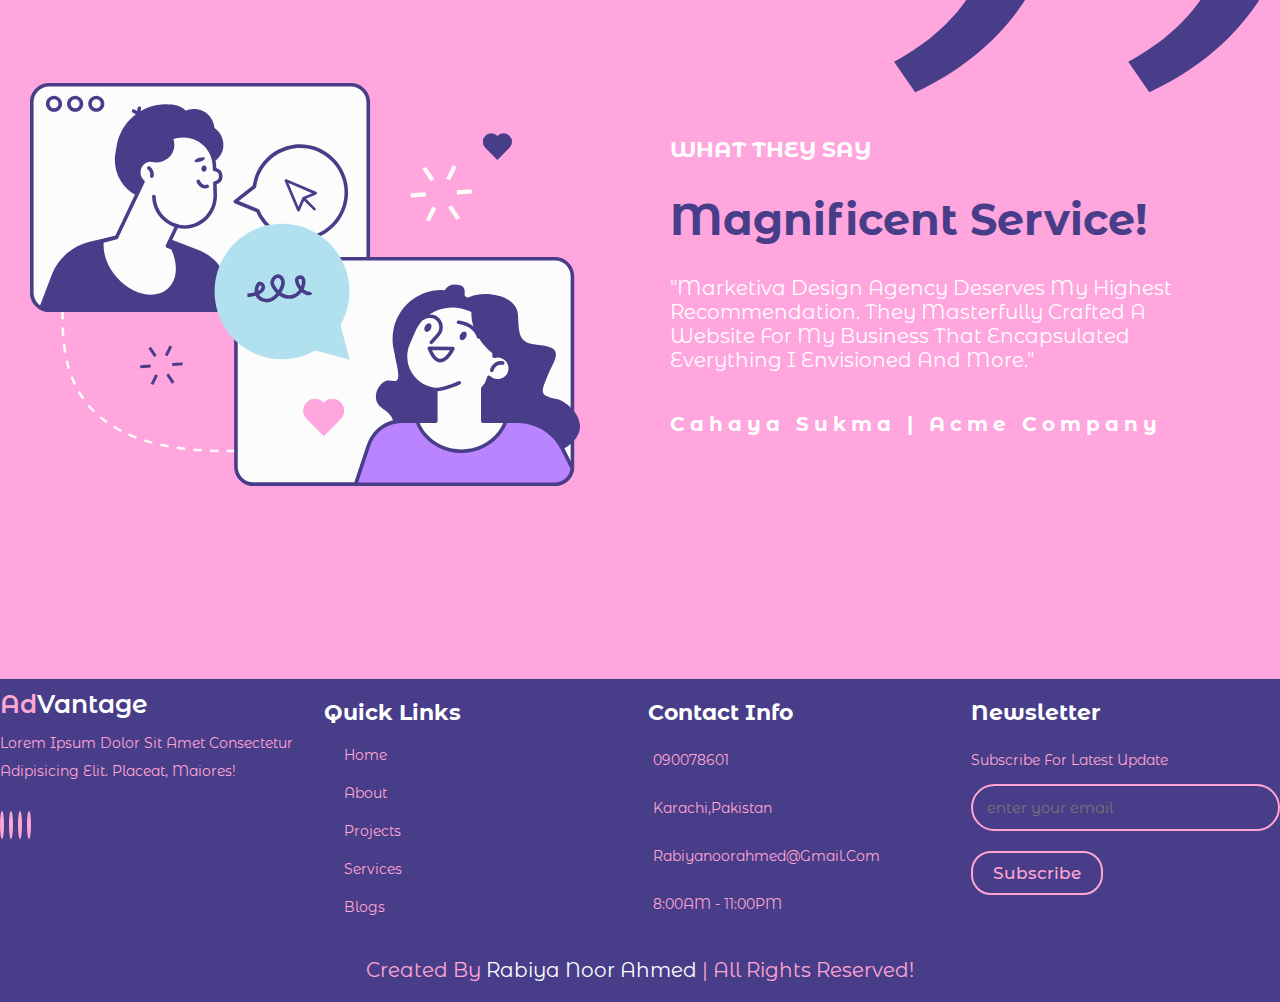
<file: pages/projects.html>
<!DOCTYPE html>
<html lang="en">

<head>
    <meta charset="UTF-8">
    <meta name="viewport" content="width=device-width, initial-scale=1.0">
    <link rel="icon" href="../images/pngwing.com.png" type="icon">
    <title>Projects</title>
    <link rel="stylesheet" href="../style.css">
    <link rel="stylesheet" href="../responsive.css">
    <link rel="stylesheet" href="./pages.css">
    <link rel="stylesheet" href="https://cdnjs.cloudflare.com/ajax/libs/font-awesome/6.5.1/css/all.min.css"
        integrity="sha512-DTOQO9RWCH3ppGqcWaEA1BIZOC6xxalwEsw9c2QQeAIftl+Vegovlnee1c9QX4TctnWMn13TZye+giMm8e2LwA=="
        crossorigin="anonymous" referrerpolicy="no-referrer" />
</head>

<body>
    <!--=======Header Section Start========-->
    <header class="header">
        <div id="menu-btn" class="fas fa-bars"></div>
        <a href="#" class="logo"><span>Ad</span>Vantage</a>
        <nav class="navbar">
            <a href="../index.html">home</a>
            <a href="./about.html">about</a>
            <a href="#project">projects</a>
            <a href="./services.html">services</a>
            <a href="./blog.html">blogs</a>

        </nav>
        <a href="./contact.html" class="btn">contact now</a>
    </header>
    <!--=======Header Section End========-->
    <!--=======Bannner Section Start========-->

    <section class="project_banner">
        <div class="pro_content">
            <h4 class="home_pro">Home > Project</h4>
            <h1 class="pro_success">Success Stories</h1>
        </div>
        <div class="project_img">
            <img src="../images/probanner.svg" alt="">
        </div>
    </section>
    <!--=======Bannner Section End========-->
    <!--=======Projects Section Start========-->
    <section class="services" id="services">
        <div class="heading">
            <span>Our Projects</span>
            <h1>Our Impactful Campaigns</h1>
        </div>
        <div class="pro-container">
            <div class="pro">
                <img src="../images/logos1.svg" alt="">
                <h3>Brand Boost</h3>
                <p>Our Brand Boost projects are all about taking your brand to new heights. We'll analyze your target
                    audience, develop a compelling brand strategy, and create captivating visuals to make your brand
                    stand out in the market.</p>
            </div>
            <div class="pro">
                <img src="../images/logos2.svg" alt="">
                <h3>Digital Domination</h3>
                <p>With our Digital Domination projects, we'll help you conquer the digital landscape. From search
                    engine optimization to social media marketing, we'll develop a comprehensive digital strategy that
                    ensures your online presence is unrivaled.</p>
            </div>
            <div class="pro">
                <img src="../images/logos3.svg" alt="">
                <h3>Creative Conquests</h3>
                <p>Our Creative Conquests projects are all about pushing boundaries and thinking outside the box. We'll
                    bring your wildest ideas to life with innovative campaigns that captivate your audience and leave a
                    lasting impression.</p>
            </div>
            <div class="pro">
                <img src="../images/logos4.svg" alt="">
                <h3>Influencer Impact</h3>
                <p>Harness the power of influencers with our Influencer Impact projects. We'll identify the perfect
                    influencers for your brand, collaborate on engaging content, and amplify your reach to drive
                    meaningful engagement and conversions.</p>
            </div>
            <div class="pro">
                <img src="../images/logos5.svg" alt="">
                <h3>Strategic Success</h3>
                <p>Our Strategic Success projects are designed to help you achieve your business goals. We'll work
                    closely with you to understand your objectives, develop a tailored strategy, and execute campaigns
                    that deliver tangible results.</p>
            </div>
            <div class="pro">
                <img src="../images/logos6.svg" alt="">
                <h3>Social Media Mastery</h3>
                <p>Take your social media game to the next level with our Social Media Mastery projects. We'll create
                    compelling content, engage with your audience, and optimize your social media presence to build a
                    strong and loyal following.</p>
            </div>
            <div class="pro">
                <img src="../images/logos7.svg" alt="">
                <h3>Campaign Chronicles</h3>
                <p>Our Campaign Chronicles projects are all about storytelling. We'll craft captivating narratives that
                    resonate with your target audience, creating memorable campaigns that leave a lasting impact and
                    drive brand loyalty.</p>
            </div>
            <div class="pro">
                <img src="../images/logos8.svg" alt="">
                <h3>Design Delights</h3>
                <p>Get ready for visually stunning experiences with our Design Delights projects. Our talented team will
                    create eye-catching visuals, sleek designs, and immersive experiences that elevate your brand and
                    leave a lasting impression.</p>
            </div>
            <div class="pro">
                <img src="../images/logos9.svg" alt="">
                <h3>Marketing Marvels</h3>
                <p>Experience the power of our Marketing Marvels projects. From data-driven strategies to creative
                    campaigns, we'll unleash the full potential of your brand and help you achieve extraordinary
                    results.

                </p>
            </div>
        </div>
    </section>

    <!--=======Projects Section End========-->
    <!--=======Test Section Start========-->
    <section class="test">
        <div class="test-container">
            <div class="test-img">
                <img src="../images/lastbanpic.svg" alt="">
            </div>
            <div class="test-content">
                <span>WHAT THEY SAY</span>
                <h1>Magnificent Service!</h1>
                <p>"Marketiva Design Agency deserves my highest recommendation. They masterfully crafted a website for
                    my business that encapsulated everything I envisioned and more."</p>
                    <h4>Cahaya Sukma    |    Acme Company</h4>
            </div>
        </div>
    </section>
    <!--=======TEst Section End========-->


    <!--=======Footer Section Start========-->
     <section class="footer">
        <div class="bx-container">
            <div class="bx">
                <a href="#" class="logo"><span>Ad</span>Vantage</a>
                <p>Lorem ipsum dolor sit amet consectetur adipisicing elit. Placeat, maiores!</p>
                <div class="share">
                    <a href=""><i class="fa-brands fa-facebook"></i></a>
                    <a href=""><i class="fa-brands fa-twitter"></i></a>
                    <a href=""><i class="fa-brands fa-instagram"></i></a>
                    <a href=""><i class="fa-brands fa-linkedin"></i></a>
                </div>
            </div>
            <div class="bx">
                <h3>Quick Links</h3>
                <a href="#home" class="links"><i class="fas fa-arrow-right"></i>home</a>
                <a href="./about.html" class="links"><i class="fas fa-arrow-right"></i>about</a>
                <a href="./projects.html" class="links"><i class="fas fa-arrow-right"></i>projects</a>
                <a href="" class="links"><i class="fas fa-arrow-right"></i>services</a>
                <a href="./blog.html" class="links"><i class="fas fa-arrow-right"></i>blogs</a>
    
            </div>
            <div class="bx">
                <h3>Contact info</h3>
                <p><i class="fas fa-phone"></i>090078601</p>
                <p><i class="fas fa-map"></i>Karachi,Pakistan</p>
                <p><i class="fa-solid fa-envelope"></i>rabiyanoorahmed@gmail.com</p>
                <p><i class="fas fa-clock"></i>8:00AM - 11:00PM</p>
            </div>
            <div class="bx">
                <h3>newsletter</h3>
                <p>subscribe for latest update</p>
                <form action="#">
                    <input type="email" placeholder="enter your email" class="email">
                    <input type="submit" value="subscribe" class="btn">
                </form>
            </div>
        </div>
    </section>
    <div class="credit">created by <span>Rabiya Noor Ahmed</span> | all rights reserved!</div>
     

    <!--=======Footer Section End========-->
    <script>
        let navbar = document.querySelector(".header .navbar");
        document.querySelector("#menu-btn").onclick = () => {
            navbar.classList.toggle("active")
        };
    </script>
</body>

</html>
</file>
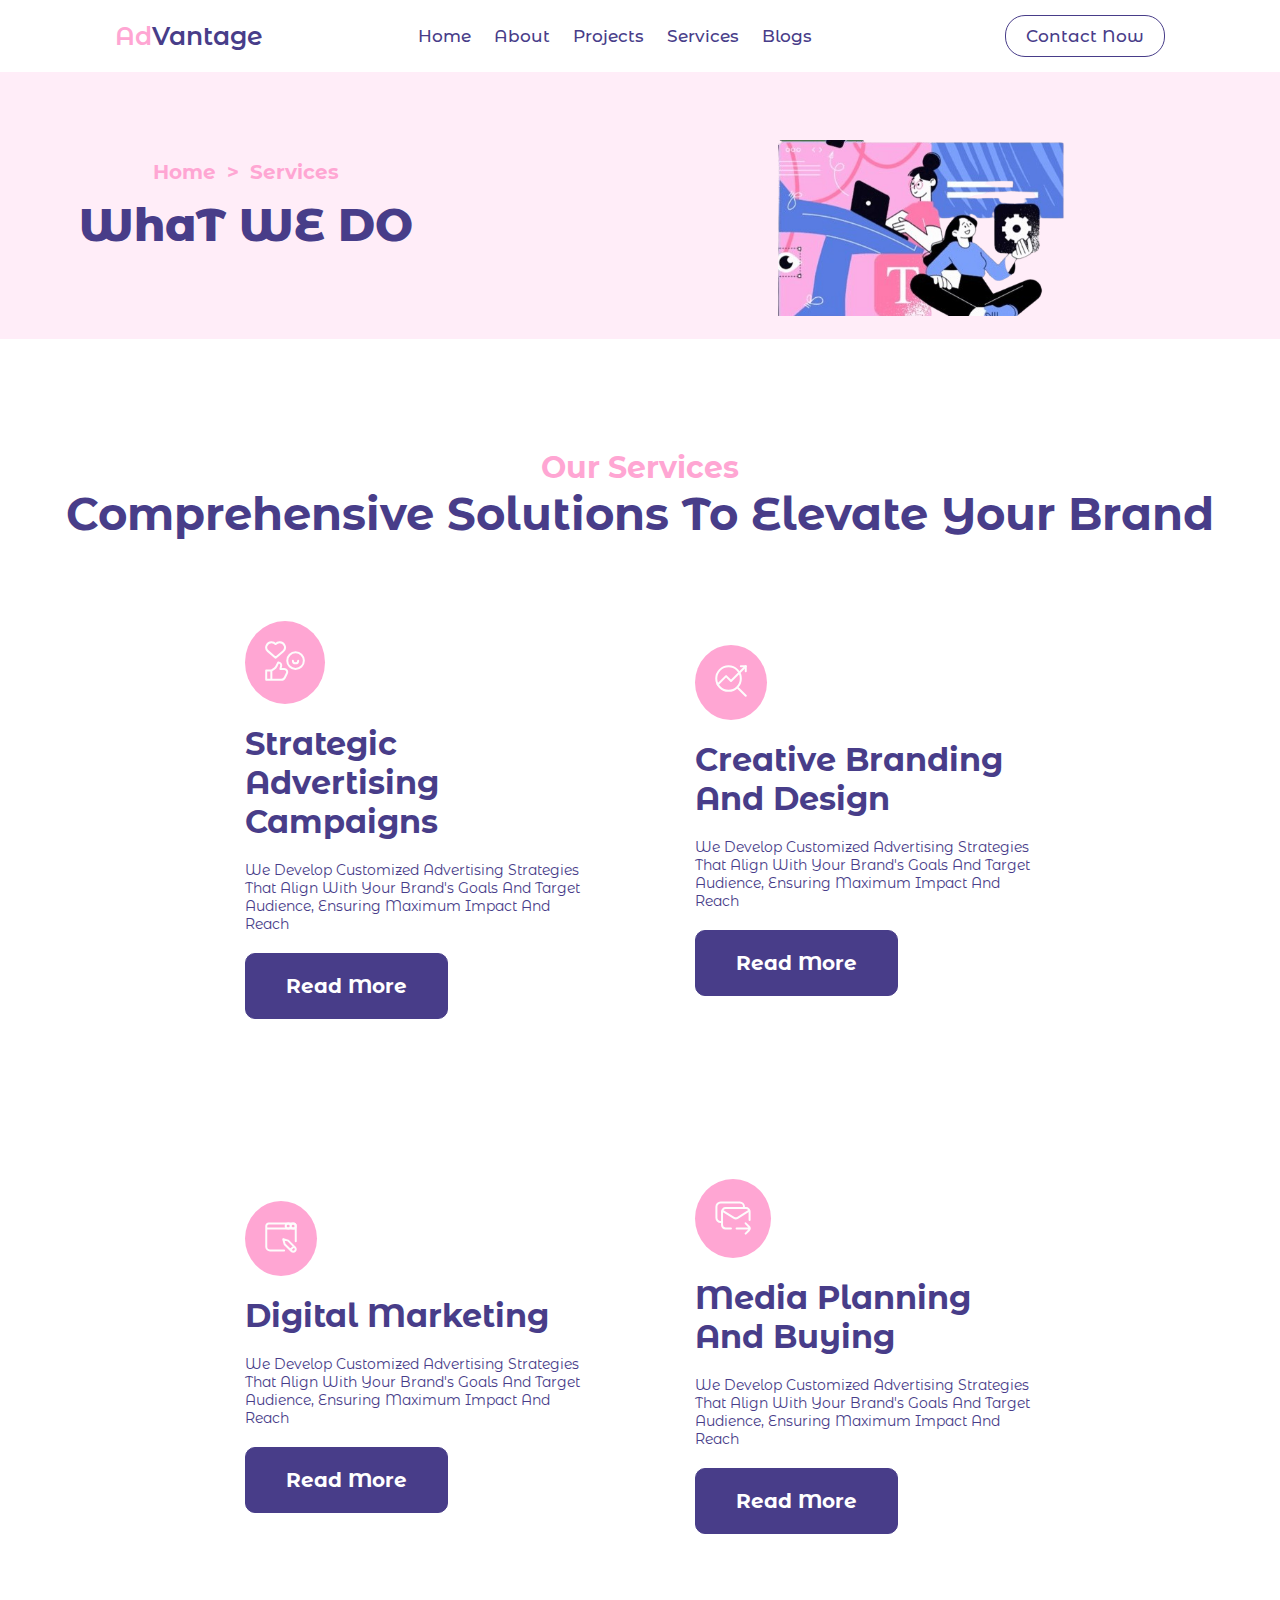
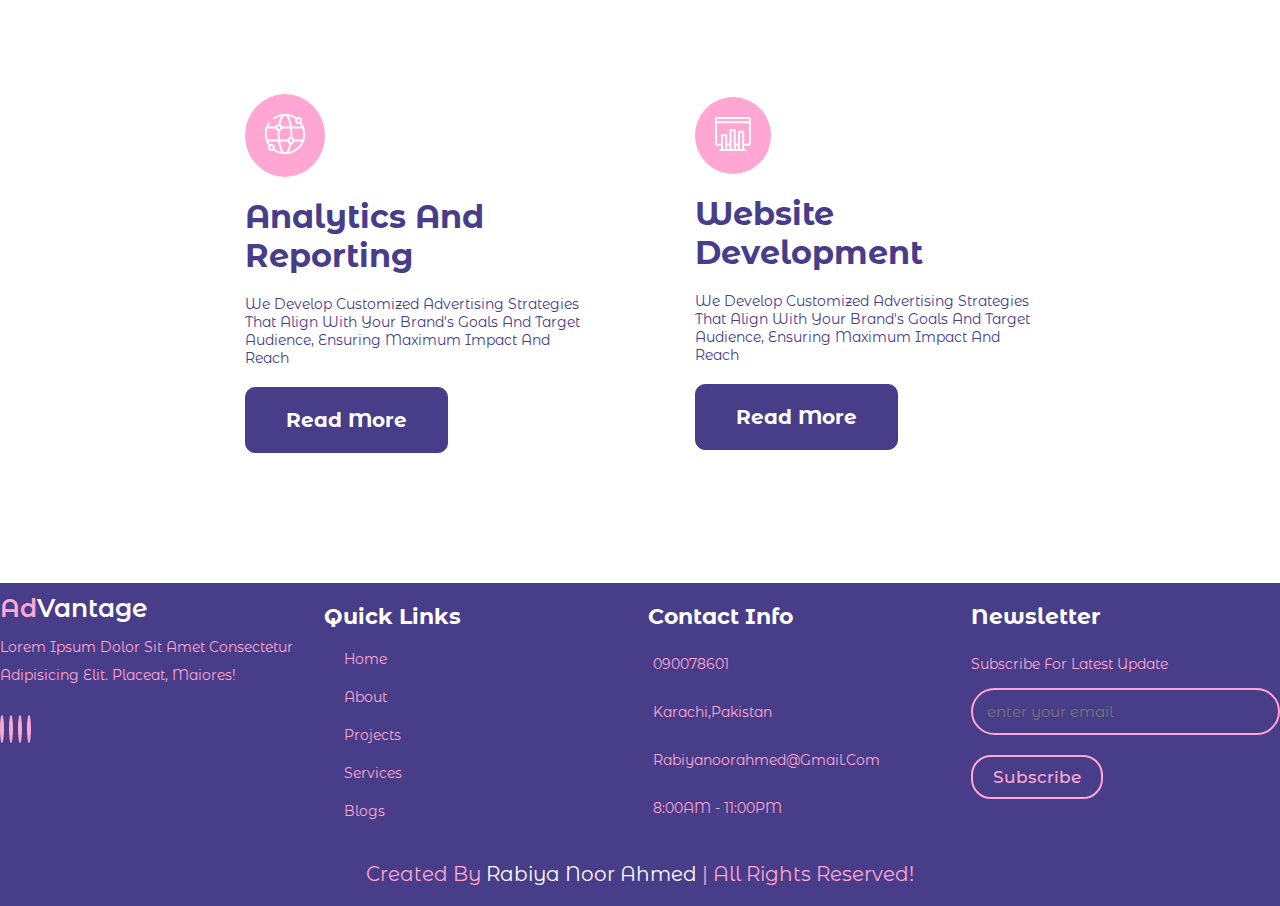
<file: pages/services.html>
<!DOCTYPE html>
<html lang="en">
<head>
    <meta charset="UTF-8">
    <meta name="viewport" content="width=device-width, initial-scale=1.0">
    <link rel="icon" href="../images/pngwing.com.png" type="icon">
    <title>Services</title>
    <link rel="stylesheet" href="../style.css">
    <link rel="stylesheet" href="../responsive.css">
    <link rel="stylesheet" href="./pages.css">
    <link rel="stylesheet" href="https://cdnjs.cloudflare.com/ajax/libs/font-awesome/6.5.1/css/all.min.css"
        integrity="sha512-DTOQO9RWCH3ppGqcWaEA1BIZOC6xxalwEsw9c2QQeAIftl+Vegovlnee1c9QX4TctnWMn13TZye+giMm8e2LwA=="
        crossorigin="anonymous" referrerpolicy="no-referrer" />
</head>
<body>
    <!--=======Header Section Start========-->
    <header class="header">
        <div id="menu-btn" class="fas fa-bars"></div>
        <a href="#" class="logo"><span>Ad</span>Vantage</a>
        <nav class="navbar">
            <a href="../index.html">home</a>
            <a href="#about">about</a>
            <a href="./projects.html">projects</a>
            <a href="#services">services</a>
            <a href="./blog.html">blogs</a>

        </nav>
        <a href="./contact.html" class="btn">contact now</a>
    </header>
    <!--=======Header Section End========-->
    <!--=======Bannner Section Start========-->

    <section class="project_banner" style="background-color:#ffa6de33 ;">
        <div class="pro_content">
            <h4 class="home_pro">Home > Services</h4>
            <h1 class="pro_success">WhaT wE dO</h1>
        </div>
        <div class="project_img">
            <img src="../images/ser.png" alt="">
        </div>
    </section>
    <!--=======Bannner Section End========-->
  <!--======Services Section Start======== -->
  <section class="services" id="services">
    <div class="heading">
        <span>Our Services</span>
        <h1>Comprehensive Solutions to Elevate Your Brand
        </h1>
    </div>
    <div class="boxes">
        <div class="box">
            <div class="boximg">
                <img src="../images/s1.svg" alt="">
            </div>
            <div class="boxtext">
                <h3>Strategic Advertising Campaigns</h3>
                <p>We develop customized advertising strategies that align with your brand's goals and target
                    audience, ensuring maximum impact and reach</p>
            </div>
            <div class="boxbtn">
                <a href="#">Read More</a>
            </div>
        </div>
        <div class="box">
            <div class="boximg">
                <img src="../images/s2.svg" alt="">
            </div>
            <div class="boxtext">
                <h3>Creative Branding and Design</h3>
                <p>We develop customized advertising strategies that align with your brand's goals and target
                    audience, ensuring maximum impact and reach</p>
            </div>
            <div class="boxbtn">
                <a href="#">Read More</a>
            </div>
        </div>
        <div class="box">
            <div class="boximg">
                <img src="../images/s3.svg" alt="">
            </div>
            <div class="boxtext">
                <h3>Digital Marketing</h3>
                <p>We develop customized advertising strategies that align with your brand's goals and target
                    audience, ensuring maximum impact and reach</p>
            </div>
            <div class="boxbtn">
                <a href="#">Read More</a>
            </div>
        </div>
        <div class="box">
            <div class="boximg">
                <img src="../images/s4.svg" alt="">
            </div>
            <div class="boxtext">
                <h3>Media Planning and Buying</h3>
                <p>We develop customized advertising strategies that align with your brand's goals and target
                    audience, ensuring maximum impact and reach</p>
            </div>
            <div class="boxbtn">
                <a href="#">Read More</a>
            </div>
        </div>
        <div class="box">
            <div class="boximg">
                <img src="../images/s5.svg" alt="">
            </div>
            <div class="boxtext">
                <h3> Analytics and Reporting</h3>
                <p>We develop customized advertising strategies that align with your brand's goals and target
                    audience, ensuring maximum impact and reach</p>
            </div>
            <div class="boxbtn">
                <a href="#">Read More</a>
            </div>
        </div>
        <div class="box">
            <div class="boximg">
                <img src="../images/s6.svg" alt="">
            </div>
            <div class="boxtext">
                <h3>Website Development</h3>
                <p>We develop customized advertising strategies that align with your brand's goals and target
                    audience, ensuring maximum impact and reach</p>
            </div>
            <div class="boxbtn">
                <a href="#">Read More</a>
            </div>
        </div>
    </div>
</section>
<!--======Services Section End======== -->
     <!--=======Footer Section Start========-->
     <section class="footer">
        <div class="bx-container">
            <div class="bx">
                <a href="#" class="logo"><span>Ad</span>Vantage</a>
                <p>Lorem ipsum dolor sit amet consectetur adipisicing elit. Placeat, maiores!</p>
                <div class="share">
                    <a href=""><i class="fa-brands fa-facebook"></i></a>
                    <a href=""><i class="fa-brands fa-twitter"></i></a>
                    <a href=""><i class="fa-brands fa-instagram"></i></a>
                    <a href=""><i class="fa-brands fa-linkedin"></i></a>
                </div>
            </div>
            <div class="bx">
                <h3>Quick Links</h3>
                <a href="#home" class="links"><i class="fas fa-arrow-right"></i>home</a>
                <a href="#about" class="links"><i class="fas fa-arrow-right"></i>about</a>
                <a href="#destination" class="links"><i class="fas fa-arrow-right"></i>projects</a>
                <a href="#services" class="links"><i class="fas fa-arrow-right"></i>services</a>
                <a href="#gallery" class="links"><i class="fas fa-arrow-right"></i>blogs</a>
    
            </div>
            <div class="bx">
                <h3>Contact info</h3>
                <p><i class="fas fa-phone"></i>090078601</p>
                <p><i class="fas fa-map"></i>Karachi,Pakistan</p>
                <p><i class="fa-solid fa-envelope"></i>rabiyanoorahmed@gmail.com</p>
                <p><i class="fas fa-clock"></i>8:00AM - 11:00PM</p>
            </div>
            <div class="bx">
                <h3>newsletter</h3>
                <p>subscribe for latest update</p>
                <form action="#">
                    <input type="email" placeholder="enter your email" class="email">
                    <input type="submit" value="subscribe" class="btn">
                </form>
            </div>
        </div>
    </section>
    <div class="credit">created by <span>Rabiya Noor Ahmed</span> | all rights reserved!</div>
    
    
    <!--=======Footer Section End========-->






    <script>
        let navbar = document.querySelector(".header .navbar");
        document.querySelector("#menu-btn").onclick = () => {
            navbar.classList.toggle("active")
        };
    </script>
</body>
</html>
</file>
<file: style.css>
@import url('https://fonts.googleapis.com/css2?family=Inter:wght@100..900&family=Montserrat+Alternates:ital,wght@0,100;0,200;0,300;0,400;0,500;0,600;0,700;0,800;0,900;1,100;1,200;1,300;1,400;1,500;1,600;1,700;1,800;1,900&display=swap');

:root {
    --main-color: #483D89;
    --main-color2: #FFA6D3;
    --white: #FFFFFF;
    --text: #757575;
}

* {
    margin: 0;
    padding: 0;
    box-sizing: border-box;
    font-family: "Montserrat Alternates", sans-serif;
    outline: none;
    border: none;
    text-decoration: none;
    text-transform: capitalize;
    transition: all .2s linear;
}

html {
    font-size: 62.5%;
    overflow-x: hidden;
    scroll-behavior: smooth;
    scroll-padding-top: 9rem;

}

::-webkit-scrollbar {
    width: 1rem;
}

::-webkit-scrollbar-track {
    background: var(--main-color);
}

::-webkit-scrollbar-thumb {
    background: var(--main-color2);
}

body {
    background-color: var(--white);
    overflow: hidden;
}

/*=====Header Start=====*/
.header {
    position: fixed;
    top: 0;
    left: 0;
    right: 0;
    z-index: 1000;
    background-color: var(--white);
    display: flex;
    align-items: center;
    justify-content: space-between;
    padding: 1.5rem 9%;
}

.logo {
    width: 110px;
    font-size: 25px;
    font-weight: 600;
    color: var(--main-color);
}

.logo span {
    color: var(--main-color2);
}

.navbar a {
    font-size: 1.7rem;
    color: var(--main-color);
    display: inline-block;
    margin: 0 1rem;
    font-weight: 500;
}

.navbar a:hover {
    color: var(--main-color2);
}

.header .btn {
    margin-top: 0;
}

.btn {
    margin-top: 1rem;
    display: inline-block;
    padding: 1rem 2rem;
    font-size: 1.7rem;
    color: var(--main-color);
    border: 1px solid var(--main-color);
    border-radius: 20px;
    cursor: pointer;
    background: none;
    font-weight: 500;
}

.btn:hover {
    background: var(--main-color2);
    color: var(--main-color);
}

#menu-btn {
    font-size: 2.5rem;
    color: var(--main-color);
    cursor: pointer;
    display: none;
}

/*=====Header End=====*/
/*=======Home Section Start========*/
.home {
    margin: 100px 60px;
}

.container {
    display: flex;
    justify-content: space-between;
    align-items: center;
}

.content {
    flex: 1;
}

.content h1 {
    font-size: 40px;
    padding: 10px;
    color: var(--main-color);
}

.content h1 span {
    color: var(--main-color2);
}

.content p {
    font-size: 15px;
    color: var(--text);
    font-weight: 500;
}

.home-img {
    max-width: 100%;
    max-height: 100%;
    flex: 1;
}

.home-img img {
    max-width: 100%;
    height: auto;
}

/*=======Home Section End========*/
/*=======About Section Start========*/
.about {
    margin-top: 20px;
    background-image: url(./images/aboutbg.svg);
    background-repeat: no-repeat;
    width: 100%;
    height: 100%;
    border-radius: inherit;
    object-fit: cover;
}

.about-container {
    display: flex;
    justify-content: space-between;
    align-items: center;
}

.about-img {
    flex: 1;
    margin: 10rem 5rem;
}

.about-img img {
    max-width: 100%;
    height: auto;

}

.about-content {
    flex: 1;
    margin: 2rem 1rem;
    text-align: center;
    padding: 30px 0;
}

.about-content span {
    color: var(--white);
    font-size: 35px;
    font-weight: 600;
    line-height: 2;
    padding: 20px 0;
}

.about-content h1 {
    font-size: 40px;
    color: var(--main-color);
    border: 1px solid var(--white);
    background-color: var(--white);
    border-radius: 50px 30px 20px 15px;
    padding: 20px auto;
}

.about-content h1 span {
    font-size: 40px;
    color: var(--main-color2);
    padding: 20px auto;
}

.about-content h2 {
    color: var(--white);
    font-size: 40px;
    padding: 20px auto;
}

.about-container p {
    color: var(--white);
    font-size: 15px;
    padding: 20px auto;
}

/*=======About Section End========*/
/*=======Services Section Start========*/
.services {
    margin-top: 60px;
}

.heading {
    display: flex;
    justify-content: center;
    align-items: center;
    flex-direction: column;
}

.heading span {
    font-size: 30px;
    font-weight: 700;
    color: var(--main-color2);
}

.heading h1 {
    font-size: 45px;
    color: var(--main-color);
}

.boxes {
    display: flex;
    justify-content: center;
    align-items: center;
    flex-wrap: wrap;
}

.box {
    align-items: flex-start;
    display: flex;
    flex-direction: column;
    flex-wrap: nowrap;
    /* gap: 35px; */
    height: min-content;
    justify-content: flex-start;
    overflow: hidden;
    padding: 60px 35px;
    position: relative;
    width: 410px;
    border-radius: 20px;
    margin: 20px;
}

.box:hover {
    background-color: var(--main-color);
}

.box:hover h3,
.box:hover p {
    color: var(--white);
}

.box:hover .boxbtn {
    border: 2px solid var(--white);
}

.boximg {
    border-radius: 50%;
    background-color: var(--main-color2);
}

.boximg img {
    width: 100%;
    padding: 20px;
}

.boxtext h3 {
    font-size: 32px;
    color: var(--main-color);
    margin-top: 20px;
}

.boxtext p {
    font-size: 14px;
    color: #483D89;
    margin-top: 20px;
}

.boxbtn {
    border: 1px solid var(--main-color);
    padding: 20px 40px;
    font-size: 20px;
    border-radius: 10px;
    color: var(--white);
    font-weight: 700;
    background-color: var(--main-color);
    cursor: pointer;
    margin-top: 20px;
}

.boxbtn a {
    color: var(--white);
}

/*=======Services Section End========*/
/*=======Success Section Start========*/
.success {
    margin: 50px 0;
    background-color: var(--main-color2);
    border-radius: 80px 0 80px 0;
}

.success-head {
    display: flex;
    justify-content: space-between;
    align-items: center;
}

.success-text {
    margin: 30px 50px;
    padding: 40px;
}

.success-text p {
    color: var(--white);
    font-size: 20px;
    font-weight: 700;
}

.success-text p span {
    color: var(--main-color);
}

.success-text h3 {
    color: var(--main-color);
    font-size: 35px;
    font-weight: bolder;
    margin-top: 10px;
}

.link {
    margin-right: 30px;
}

.link .btn:hover {
    background-color: var(--main-color);
    color: var(--white);
}

.success-boxes {
    display: flex;
    align-items: center;
    justify-content: center;
    flex-wrap: wrap;

}

.success-box {
    align-items: flex-start;
    display: flex;
    flex-direction: column;
    flex-wrap: nowrap;
    /* gap: 35px; */
    height: min-content;
    justify-content: flex-start;
    overflow: hidden;
    padding: 30px 20px;
    position: relative;
    width: 400px;
    border-radius: 20px;
    margin: 20px 18px;
  background-color: var(--white);
}
.success-box:hover{
    background-color: transparent;
    border: 2px solid var(--white);
}
.success-box:hover .s-text h2,.success-box:hover .s-text p a{
    color: var(--white);
}
.success-img {
    border-radius: 20px;
    align-self: center;
}

.success-img img {
    width: 100%;
    border-radius: 20px;
}

.s-text {
    margin: 15px;
}
.s-text h2{
font-size: 20px;
color: var(--main-color);
font-weight: 700;
}
.s-text p{
    margin-top: 30px;
    color: var(--text);
    font-size: 15px;
}
.s-text p a{
    color: var(--main-color);
    font-size: 18px;
    margin-left: 15px;
    letter-spacing: 2px;
}
/*=======Success Section End========*/
/*--======Why Choose US Section Start========*/
.WCU{
    margin-top: 130px;
}
.wcs-container{
    display: flex;
    justify-content: space-between;
    align-items: center;
}
.wcs-img{
    flex: 1;
    margin: 10rem 5rem;
}
.wcs-img img{
    width: 500px;
}
.wcs-text{
    flex: 1;
    margin: 2rem 1rem;
    padding: 30px 0;
}
.wcs-text span{
    color: var(--main-color2);
    font-size: 20px;
    font-weight: bolder;
}
.wcs-text h1{
    font-size: 45px;
    color: var(--main-color);
    margin-bottom: 20px;
}
.wcs-text h3{
    font-size: 25px;
    color: var(--main-color);
}
.wcs-text h3 img{
    margin-right: 20px;
}
.wcs-text p{
    color: var(--text);
    font-size: 15px;
}
/*--======Why Choose US Section End========*/
/*--======Blog Section Start========*/
.blog{
    margin-top: 80px;
}
.blog-container{
    display: flex;
    justify-content: space-between;
    align-items: center;
}
.blog-head{
    flex: 1;
    margin: 20px;
}
.blog-head span{
    color: var(--main-color2);
    font-size: 25px;
}
.blog-head h1{
    font-size: 30px;
    color: var(--main-color);
}
.blog-content{
    flex: 1;
    margin: 20px;
}
.blog-img{
    max-width: 100%;
}
.blog-img img {
    width: 100%;
    border-radius: 20px;
    position: relative;
}
.blog-text{
    margin: 10px;
    padding: 20px;
}
.blog-text h2{
color: var(--main-color);
font-size: 25px;
}
.blog-text p{
    color: var(--text);
    font-size: 20px;
}
/*--======Blog Section End========*/
/*--======Contact Section Start========*/
.contact{
    margin: 40px 130px;
    background-image: url(./images/contact.svg);
    background-repeat: no-repeat;
    width: 80%;
    height: 100%;
    border-radius: inherit;
    object-fit: cover;

}
.contact-container{
    display: flex;
    justify-content: space-between;
    align-items: center;
}
.contact-img{
    flex: 1;
    max-width: 100%;
}
.contact-img img{
width: 100%;
margin: 30px;
}
.contact-content{
    flex: 1;
    max-width: 100%;
}
.contact-content h1{
    font-size: 40px;
    color: var(--white);
    font-weight: 800;
    margin: 18px;
    margin-left: 29px;
}

.contact-content h1 span{
color: var(--main-color);
font-weight: 800;
}
.contact-content a{
border: 2px solid var(--main-color);
padding: 10px 50px;
/* margin: 90px; */
font-size: 18px;
border-radius: 10px;
}
.contact-content a:hover{
    background-color: var(--main-color);
    color: var(--white);
}
/*--======Contact Section End========*/
/*=====Footer Start=====*/
.footer .bx-container{
    display: grid;
    grid-template-columns: repeat(auto-fit, minmax(25rem, 1fr));
    gap: 1.5rem;
    background-color: var(--main-color);
}
.footer .bx{
    padding:1rem 0;
}
.footer .bx h3{
  font-size:2.2rem ;
  color: var(--white);  
  padding: 1rem 0;
}
.footer .bx .logo{
    padding-bottom: 1rem;
}
.footer .bx .logo {
    color: var(--white);
}
.footer .bx p{
    font-size:1.4rem ;
    color: var(--main-color2);  
    padding: 1rem 0;
    line-height: 2;
  }
  .footer .bx p i{
    color: var(--main-color2);
    padding-right: .5rem;
  }
  .footer .bx .share{
    padding-top: 1rem;
  }
  .footer .bx .share a i{
    height: 4.5rem;
    width: 4.5rem;
    line-height: 4rem;
    font-size: 2rem;
    border-radius: 50%;
    border: 2px solid var(--main-color2);
    color: var(--main-color2);
    text-align: center;
    margin-right: .5rem;
  }

  .footer .bx .share a i:hover{
    background: var(--main-color2);
    color: var(--white);
  }

  .footer .bx .links{
    font-size: 1.4rem;
    color: var(--main-color2);
    padding: 1rem 0;
    display: block;
  }
  .footer .bx .links:hover{
    color: var(--main-color2);
  }
  .footer .bx .links i{
    padding-right: 2rem;  
  }
  .footer .bx .links i:hover{
    padding-right: .5rem;
    color: var(--white);
  }
  .footer .bx form .email{
    width: 100%;
    border-radius: 5rem;
    border:2px solid var(--main-color2) ;
    background: none;
    font-size: 1.5rem;
    text-transform: none;
    color: var(--main-color2);
    margin-bottom: 1rem;
    padding: 1.2rem 1.4rem;
  }
  .footer .bx form .btn{
    color: var(--main-color2);
    border:2px solid  var(--main-color2);
  }
  .footer .bx form .btn:hover{
color: var(--white);
  }
 .credit{
    background: var(--main-color);
    text-align: center ;
    font-size: 2rem;
    padding: 2rem 1rem;
    color: var(--main-color2);
  }
.credit span{
    color: var(--white);
  }
  /*=====Footer End=====*/
</file>
<file: responsive.css>
@media (max-width: 991px) {
    html {
        font-size: 55%;
    }

    .header {
        padding: 1.5rem 2rem;
    }

    .home {
        margin: 110px 60px;
    }

    .container {
        display: flex;
        justify-content: space-between;
        align-items: center;
    }

    .contact {

        background-image: none;


    }

    .contact-container {
        background-color: var(--main-color2);
        justify-content: center;
        flex-wrap: wrap;
        flex-direction: column;
        width: 100%;
        height: 100%;
        padding: 80px;
        border-radius: 20px;
        align-items: center;
        margin-left: -40px;
    }

    .contact-img img {
        margin: 10px;
        width: 80%;
    }

    .contact-content h1 {
        font-size: 25px;
    }
    .test::before{
        display: none;
    }
}

@media (max-width: 768px) {
    #menu-btn {
        display: inline-block;
    }

    .header .navbar {
        position: absolute;
        top: 99%;
        left: 0;
        right: 0;
        background: var(--white);
        clip-path: polygon(0 0, 100% 0, 100% 0, 0 0);
    }

    .header .navbar.active {
        clip-path: polygon(0 0, 100% 0, 100% 100%, 0 100%);
    }

    .header .navbar a {
        margin: 2rem;
        font-size: 2rem;
        display: block;
        text-align: center;
    }

    .content {
        text-align: center;
        margin: 13px 0;
    }

    .content h1 {
        font-size: 25px;
    }

    .content p {
        font-size: 12px;
    }

    .about-content span {
        font-size: 30px;
    }

    .about-content h1 {
        font-size: 35px;
    }

    .about-content h1 span {
        font-size: 35px;
    }

    .about-content h2 {
        font-size: 35px;
    }

    .about-container p {
        font-size: 12px;
    }

    .wcs-container {
        flex-wrap: wrap;
    }

    .wcs-text {
        text-align: center;
    }
    .test-container{
        flex-wrap: wrap;
        flex-direction: column;
    }
    .test-img{
        
        margin: 90px 30px;
    }
}

@media (max-width: 665px) {
    .container {
        flex-wrap: wrap;
        flex-direction: column;
    }

    .about-container {
        flex-wrap: wrap;
        flex-direction: column;
    }

    .about-img {
        margin: 5rem 0 0 0;
    }

    .about-content {
        margin: 16px;
    }

    .link {
        display: none;
    }

    .contact-container {
        padding: 20px;
        margin-left: -30px;

    }
}

@media (max-width: 450px) {
    html {
        font-size: 50%;
    }

    .header {
        padding: 1.5rem 2rem;
    }

    .container {
        flex-wrap: wrap;
    }

    .content h1 {
        font-size: 18px;
    }

    .content p {
        font-size: 10px;
    }

    .about-content span {
        font-size: 25px;
    }

    .about-content h1 {
        font-size: 20px;
    }

    .about-content h1 span {
        font-size: 20px;
    }

    .about-content h2 {
        font-size: 20px;
    }

    .about-container p {
        font-size: 10px;
    }

    .wcs-img img {
        width: 300px;
    }

    .wcs-text span {
        font-size: 15px;

    }

    .wcs-text h1 {
        font-size: 35px;

    }

    .wcs-text h3 {
        font-size: 20px;
    }

    .wcs-text p {

        font-size: 12px;
    }

    .blog-container {
        flex-wrap: wrap;
        flex-direction: column;

    }

    .contact-container {
        margin-left: -80px;

    }
}
</file>
<file: pages/pages.css>
.project_banner{
    padding: 20px;
    margin-top: 60px;
    background-color: rgba(185, 132, 253, 0.2);
    display: flex;
    justify-content: space-around;
    align-items: center;
    flex-wrap: wrap;
    gap: 20%;
}
.home_pro{
    line-height: 2.5;
    color: var(--main-color2);
    word-spacing: 5px;
    font-size: 20px;
    text-align: center;
}
.pro_success{
    color: var(--main-color);
    font-weight: 800;
    font-size: 45px;
    text-align: center;
}
.project_img img{
    width: 70%;
    height: 100%;
    margin-top: 60px;
}
/*=====Services Start=====*/
.services {
    padding: 5rem;
}

.services .pro-container {
    display: grid;
    grid-template-columns: repeat(auto-fit, minmax(34rem, 1fr));
    gap: 1.5rem;
}

.services .pro {
    background: rgb(245, 253, 255);
    border-radius: 1rem;
    padding: 3rem;
    text-align: center;
    border: 2px solid rgb(245, 253, 255);
}
.services .pro:hover{
    border: 2px solid var(--main-color2);
}

.services .pro h3 {
    font-size: 2rem;
    color: var(--main-color);
}

.services .pro p {
    padding: 1rem;
    font-size: 1rem;
    color: var(--text);
    line-height: 2;

}
.test {
    position: relative;
    margin-top: 20px;
    width: 100%;
    height: 100%;
    border-radius: inherit;
    background-image: url(../images/protest.svg);
    background-repeat: no-repeat;
    background-size: cover;
    margin-top: 100px;
}

.test::before {
    content: "";
    position: absolute;
    top: -120px;
    right: -10px;
    background-image: url(../images/protest2.svg);
    background-repeat: no-repeat;
    background-position: top right;
    width: 50%;
    height: 70%;
    z-index: 1;
}
.test-container{
    display: flex;
    align-items: center;
    justify-content: space-between;
}
.test-img{
    flex: 1;
    margin: 190px 30px;
    max-width:100% ;

}
.test-img img{
    width: 100%;
}
.test-content{
    flex: 1;
    margin: 40px;
    padding: 20px;
}
.test-content span{
    font-size: 22px;
    color: var(--white);
    font-weight: 700;
}
.test-content h1{
    color: var(--main-color);
    font-size: 43px;
    margin-top: 30px;
}
.test-content p{
    margin-top: 30px;
    color: var(--white);
    font-size: 20px;
}
.test-content h4{
    color: var(--white);
    font-weight: 700;
    margin-top: 40px;
    font-size: 20px;
    letter-spacing: 5px;
}
/*=====Destination Start=====*/
.destination {
    padding: 5rem;
    background-color: var(--main-color2);
    border-radius: 150px 50px;
}

.destination .d-container {
    display: grid;
    grid-template-columns: repeat(auto-fit, minmax(27rem, 1fr));
    gap: 1.5rem;
}

.destination .dbox {
    overflow: hidden;
    border-radius: 10px;
    background: rgba(245, 253, 255,0.2);
}

.destination .dbox:hover img {
    transform: scale(1.1);
}

.destination .dbox .image {
    height: 20rem;
    overflow: hidden;
    width: 100%;

}

.destination .dbox .image img {
    height: 100%;
    width: 100%;
    object-fit: cover;
}

.d-box {
    padding: 2rem;
    text-align: center;

}

.d-box h3 {
    font-size: 2rem;
    color: var(--main-color);
}

.d-box p {
    padding: 1rem;
    font-size: 1.4rem;
    color: var(--white);
    line-height: 2;
}



/*=====Destination End=====*/
.blog {
    padding: 5rem;
    border-radius: 150px 50px;
}

.blog .blog-container {
    display: grid;
    grid-template-columns: repeat(auto-fit, minmax(27rem, 1fr));
    gap: 1.5rem;
}

.blog .blog-box {
    overflow: hidden;
    border-radius: 10px;
    background: rgba(235, 192, 215, 0.2);
}

.blog .blog-box:hover img {
    transform: scale(1.1);
}

.blog .blog-box .image {
    height: 20rem;
    overflow: hidden;
    width: 100%;

}

.blog .blog-box .image img {
    height: 100%;
    width: 100%;
    object-fit: cover;
}

.b-box {
    padding: 2rem;
    text-align: center;

}

.b-box h3 {
    font-size: 2rem;
    color: var(--main-color);
}

.b-box p {
    padding: 1rem;
    font-size: 1.4rem;
    color: var(--text);
    line-height: 2;
}
</file>
<file: pages/contact.css>
@import url('https://fonts.googleapis.com/css2?family=Inter:wght@100..900&family=Montserrat+Alternates:ital,wght@0,100;0,200;0,300;0,400;0,500;0,600;0,700;0,800;0,900;1,100;1,200;1,300;1,400;1,500;1,600;1,700;1,800;1,900&display=swap');

:root {
    --main-color: #483D89;
    --main-color2: #FFA6D3;
    --white: #FFFFFF;
    --text: #757575;
}

* {
    margin: 0;
    padding: 0;
    box-sizing: border-box;
    font-family: "Montserrat Alternates", sans-serif;
    outline: none;
    border: none;
    text-decoration: none;
    text-transform: capitalize;
    transition: all .2s linear;
}
.container {
  position: relative;
  width: 100%;
  min-height: 100vh;
  padding: 2rem;
  background: linear-gradient(to bottom, #483D89, #FFA6D3);
  overflow: hidden;
  display: flex;
  align-items: center;
  justify-content: center;
}

.form {
  border: 10px solid #fff;
  width: 100%;
  max-width: 820px;
  background-color: var(--main-color2);
  border-radius: 10px;
  box-shadow: 0 0 20px 1px rgba(0, 0, 0, 0.1);
  z-index: 1000;
  overflow: hidden;
  display: grid;
  grid-template-columns: repeat(2, 1fr);
}

.contact-form {
  background-color:var(--main-color2);
  position: relative;
}

.circle {
  border-radius: 50%;
  background: linear-gradient(135deg, transparent 20%, #483D89);
  position: absolute;
}

.circle.one {
  width: 130px;
  height: 130px;
  top: 130px;
  right: -40px;
}

.circle.two {
  width: 80px;
  height: 80px;
  top: 10px;
  right: 30px;
}

.contact-form:before {
  content: "";
  position: absolute;
  width: 26px;
  height: 26px;
  background-color: var(--main-color);
  transform: rotate(45deg);
  top: 50px;
  left: -13px;
}

form {
  padding: 2.3rem 2.2rem;
  z-index: 10;
  overflow: hidden;
  position: relative;
}

.title {
  color: #fff;
  font-weight: 500;
  font-size: 1.9rem;
  line-height: 1;
  margin-bottom: 0.7rem;
  font-family: "Montserrat Alternates", sans-serif;
}

.input-container {
  position: relative;
  margin: 1.5rem 0;
}

.input {
  width: 100%;
  outline: none;
  border: 2px solid #fafafa;
  background: none;
  padding: 0.6rem 1.2rem;
  color: #fff;
  font-weight: 500;
  font-size: 0.95rem;
  letter-spacing: 0.5px;
  border-radius: 25px;
  transition: 0.3s;
}

.input::placeholder {
  color: #fff;
}

textarea.input {
  padding: 0.8rem 1.2rem;
  min-height: 150px;
  border-radius: 22px;
  resize: none;
  overflow-y: auto;
}

.btn {
  padding: 1rem 3rem;
  background-color: #fff;
  border: 2px solid #fafafa;
  font-size: 1.2rem;
  color:var(--main-color);
  line-height: 1;
  border-radius: 5px 25px;
  outline: none;
  cursor: pointer;
  transition: 0.3s;
  margin: 0;
}

.btn:hover {
  background-color: transparent;
  color: #fff;
}

.contact-info {
  padding: 2.3rem 2.2rem;
  position: relative;
}

.contact-info .title {
  color: #fff;
}

.text {
  color: #fff;
  margin: 1.5rem 0 2rem 0;
  font-family: "Montserrat Alternates", sans-serif;
}

.info img {
  width: 300px;
  margin-top: -30px;
}

.social-media {
  padding: 5px 0 0 0;

}

.social-media p {
  margin-top: -40px;
  color: #fff;
  font-family: "Montserrat Alternates", sans-serif;
}

.social-icons {
  display: flex;
  margin-top: 4rem;
}

.social-icons a {
  width: 35px;
  height: 35px;
  border-radius: 5px;
  background: linear-gradient(45deg, #483D89, #FFA6D3);
  color: #fff;
  text-align: center;
  line-height: 35px;
  margin-right: 0.5rem;
  transition: 0.3s;
}

.social-icons a:hover {
  transform: scale(1.05);
}

.contact-info:before {
  content: "";
  position: absolute;
  width: 110px;
  height: 100px;
  border: 22px solid var(--main-color);
  border-radius: 50%;
  bottom: -77px;
  right: 50px;
  opacity: 0.3;
}




/* ======Media Query======== */
@media (max-width: 850px) {
  .form {
    grid-template-columns: 1fr;
  }

  .contact-info:before {
    bottom: initial;
    top: -75px;
    right: 65px;
    transform: scale(0.95);
  }

  .contact-form:before {
    top: -13px;
    left: initial;
    right: 70px;
  }

  .text {
    margin: 1rem 0 1.5rem 0;
    font-size: 20px;
  }

  .social-media {
    padding: 1.5rem 0 0 0;
  }
}

@media (max-width: 480px) {
  .container {
    padding: 1.5rem;
  }

  .contact-info {
    display: none;
  }

  form {
    padding: 1.7rem 1.6rem;
  }

  .input {
    padding: 0.45rem 1.2rem;
  }

  .btn {
    padding: 0.45rem 1.2rem;
    font-size: 20px;
  }
}
</file>
